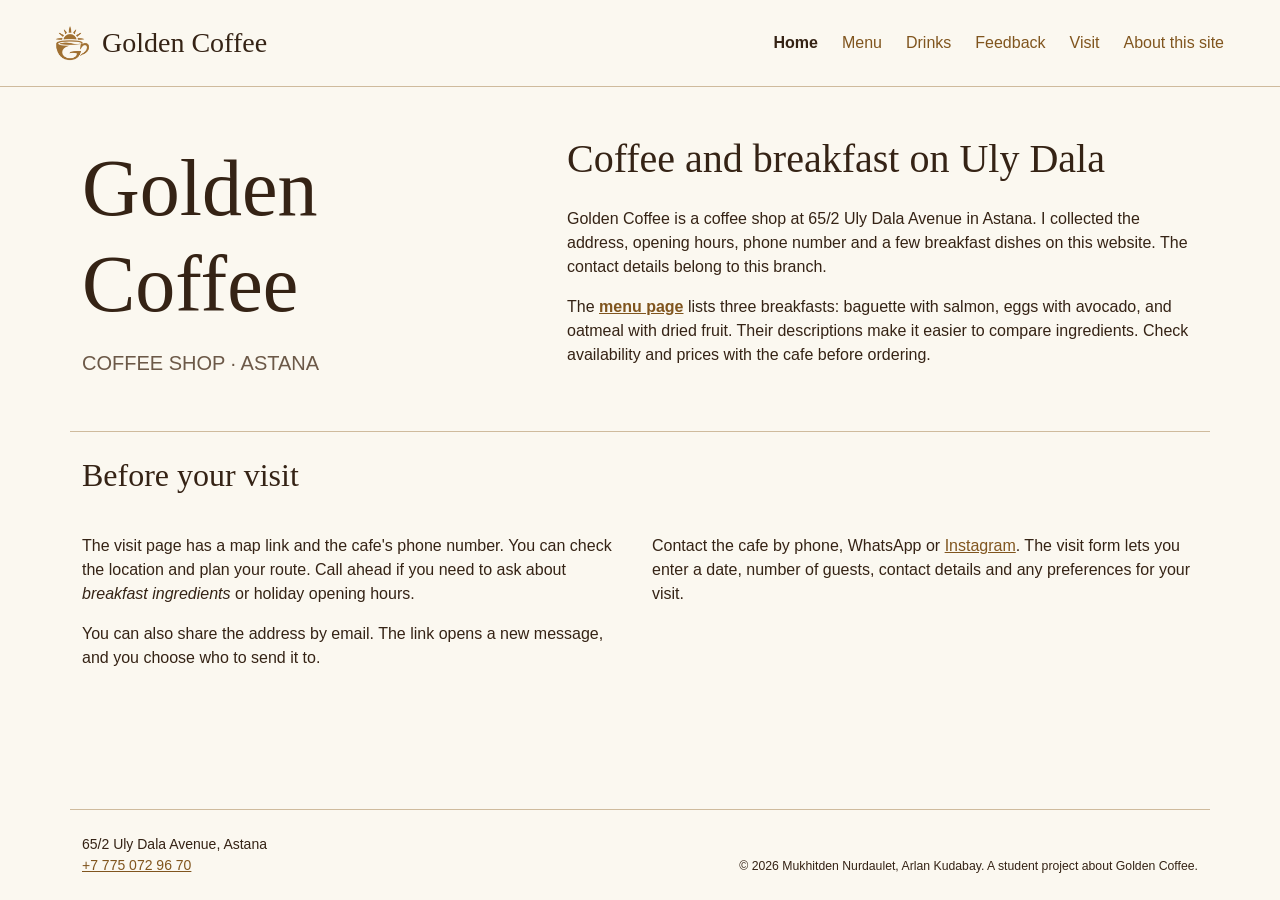
<file: index.html>
<!DOCTYPE html>
<html lang="en">
  <head>
    <meta charset="UTF-8">
    <meta name="viewport" content="width=device-width, initial-scale=1">
    <meta name="description" content="Golden Coffee in Astana: breakfast dishes, the Uly Dala Avenue address, opening hours and contact details.">
    <meta name="author" content="Mukhitden Nurdaulet, Arlan Kudabay">
    <title>Golden Coffee - Coffee shop in Astana</title>
    <!-- Bootstrap 5.3.8 via CDN; the shared brand stylesheet loads after it. -->
    <link rel="stylesheet" href="https://cdn.jsdelivr.net/npm/bootstrap@5.3.8/dist/css/bootstrap.min.css" integrity="sha384-sRIl4kxILFvY47J16cr9ZwB07vP4J8+LH7qKQnuqkuIAvNWLzeN8tE5YBujZqJLB" crossorigin="anonymous">
    <link rel="stylesheet" href="css/base.css">
    <link rel="icon" type="image/png" href="images/brand/golden-coffee-mark.png">
  </head>
  <body class="page-home d-flex flex-column min-vh-100">
    <header id="top" class="site-header navbar navbar-expand-lg bg-body border-bottom py-3">
      <div class="container-fluid px-3 px-lg-5">
        <a class="site-brand navbar-brand fs-3" href="index.html"><img class="site-brand-mark" src="images/brand/golden-coffee-mark.png" alt="" aria-hidden="true" width="44" height="44">Golden Coffee</a>
        <button type="button" data-bs-toggle="collapse" data-bs-target="#main-navigation" aria-controls="main-navigation" aria-expanded="false" aria-label="Toggle navigation" class="navbar-toggler">
          <span class="navbar-toggler-icon"></span>
        </button>
        <nav class="site-nav collapse navbar-collapse" aria-label="Main navigation" id="main-navigation">
          <ul class="navbar-nav ms-auto gap-lg-2 pt-3 pt-lg-0">
            <li class="nav-item">
              <a href="index.html" aria-current="page" class="nav-link active fw-semibold">Home</a>
            </li>
            <li class="nav-item">
              <a href="menu.html" class="nav-link">Menu</a>
            </li>
            <li class="nav-item">
              <a href="drinks.html" class="nav-link">Drinks</a>
            </li>
            <li class="nav-item">
              <a href="feedback.html" class="nav-link">Feedback</a>
            </li>
            <li class="nav-item">
              <a href="visit.html" class="nav-link">Visit</a>
            </li>
            <li class="nav-item">
              <a href="colophon.html" class="nav-link">About this site</a>
            </li>
          </ul>
        </nav>
      </div>
    </header>
    <main class="site-main container py-4 py-lg-5 flex-grow-1">
      <div class="row g-4 g-lg-5 align-items-center mb-5">
        <header class="page-heading col-12 col-md-5 text-center text-md-start">
          <h1 class="page-title display-1 mb-3">Golden Coffee</h1>
          <p class="page-lead lead text-uppercase text-secondary mb-0">Coffee shop · Astana</p>
        </header>
        <section class="content-section home-intro mb-5 col-12 col-md-7 mb-md-0" aria-labelledby="about-title">
          <h2 id="about-title" class="display-6 mb-4">Coffee and breakfast on Uly Dala</h2>
          <p>
        Golden Coffee is a coffee shop at 65/2 Uly Dala Avenue in Astana.
        I collected the address, opening hours, phone number and a few
        breakfast dishes on this website. The contact details belong to this branch.
      </p>
          <p>
        The <a href="menu.html" class="fw-semibold">menu page</a> lists three breakfasts:
        baguette with salmon, eggs with avocado, and oatmeal with dried fruit.
        Their descriptions make it easier to compare ingredients.
        Check availability and prices with the cafe before ordering.
      </p>
        </section>
      </div>
      <div class="row">

        <section class="content-section visit-overview mb-5 border-top pt-4 col-12" aria-labelledby="plan-title">

          <div class="row g-4">
            <h2 id="plan-title" class="h2 mb-3 col-12 mb-0">Before your visit</h2>
            <div class="col-12 col-md-6">
              <p>
        The visit page has a map link and the cafe's phone number.
        You can check the location and plan your route. Call ahead if you
        need to ask about <em>breakfast ingredients</em> or holiday opening hours.
      </p>
              <p>
        You can also share the address by email. The link opens a new message,
        and you choose who to send it to.
      </p>
            </div>
            <div class="col-12 col-md-6">
              <p>
        Contact the cafe by phone, WhatsApp or
        <a href="https://www.instagram.com/goldencoffee.ast/" target="_blank" rel="noopener noreferrer">Instagram</a>.
        The visit form lets you enter a date, number of guests,
        contact details and any preferences for your visit.
      </p>
            </div>
          </div>
        </section>
      </div>
    </main>
    <footer class="site-footer container border-top py-4 small">
      <div class="row g-3 align-items-end">
        <address class="contact-details col-12 col-md-5 text-center text-md-start mb-0">65/2 Uly Dala Avenue, Astana<br>
          <a href="tel:+77750729670">+7 775 072 96 70</a>
        </address>
        <p class="col-12 col-md-7 text-center text-md-end mb-0">
          <small>© 2026 Mukhitden Nurdaulet, Arlan Kudabay. A student project about Golden Coffee.</small>
        </p>
      </div>
    </footer>
    <script src="https://cdn.jsdelivr.net/npm/bootstrap@5.3.8/dist/js/bootstrap.bundle.min.js" integrity="sha384-FKyoEForCGlyvwx9Hj09JcYn3nv7wiPVlz7YYwJrWVcXK/BmnVDxM+D2scQbITxI" crossorigin="anonymous"></script>
  </body>
</html>
</file>
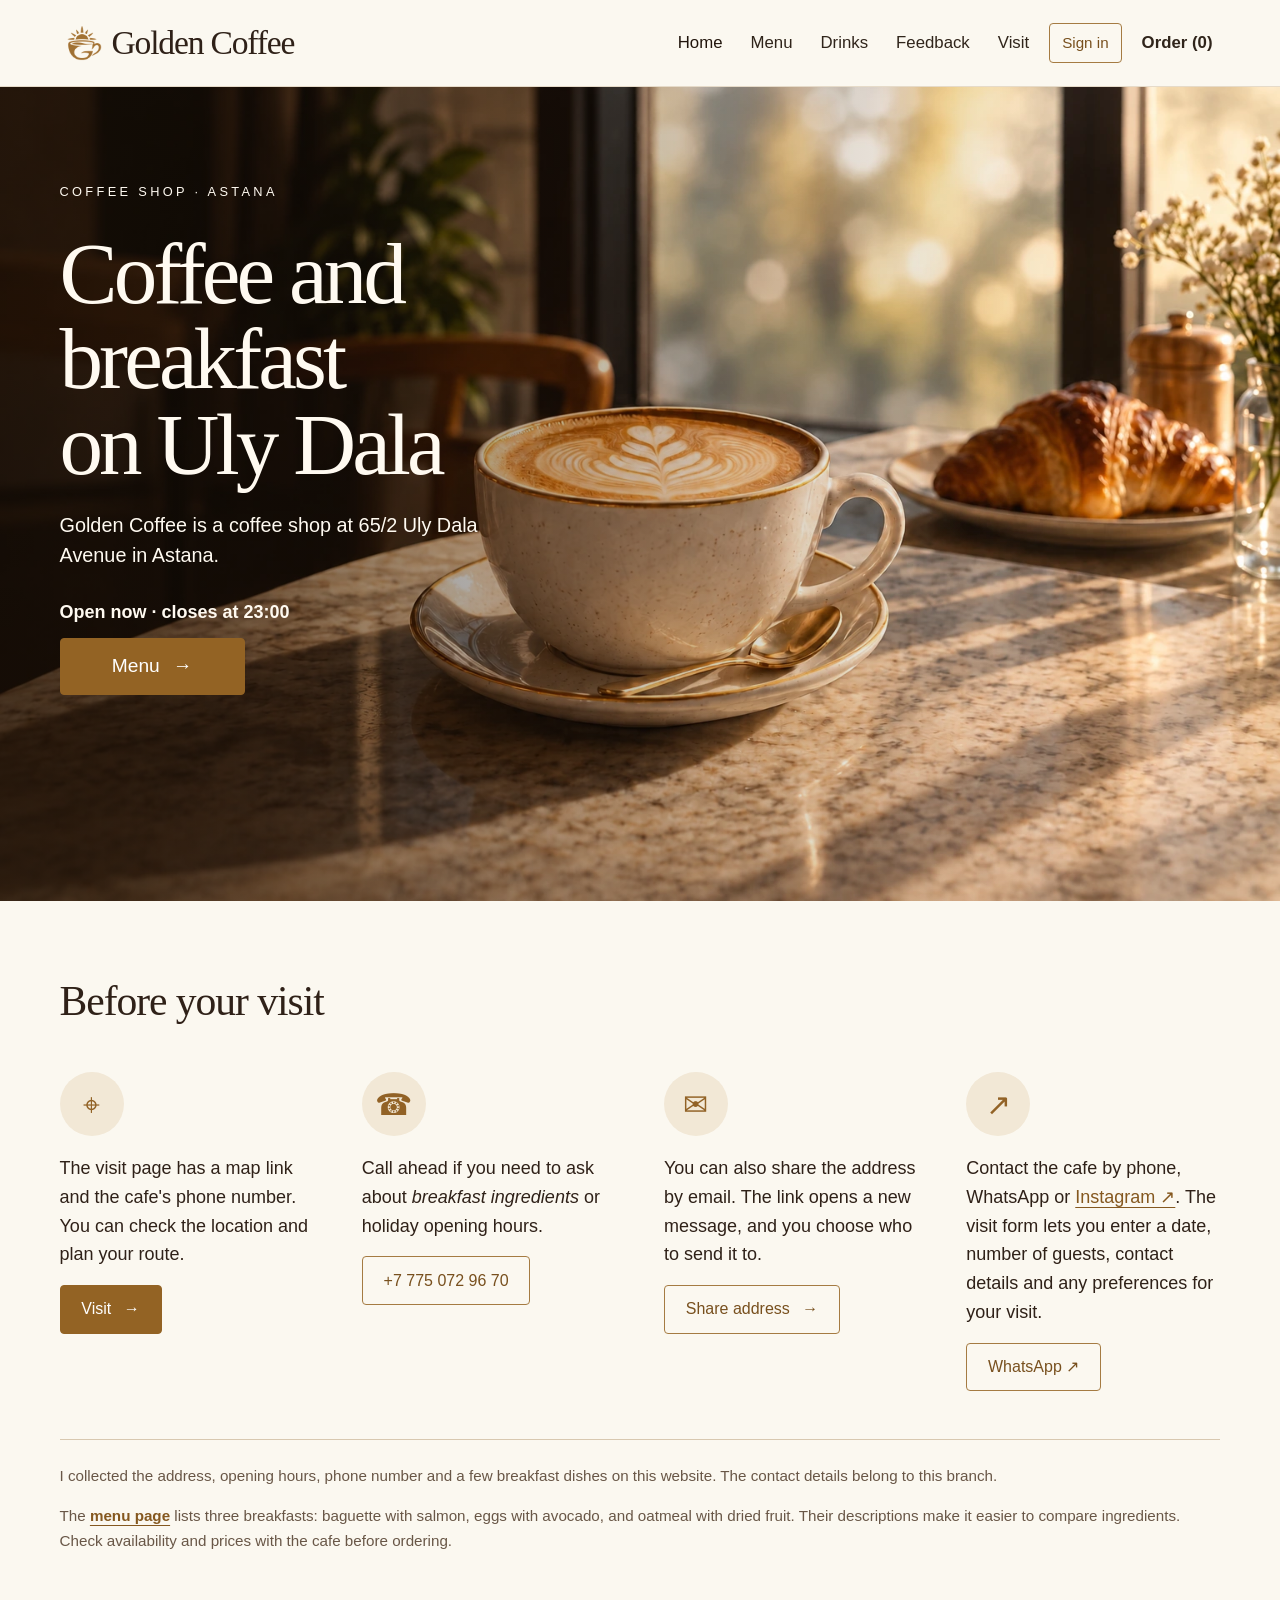
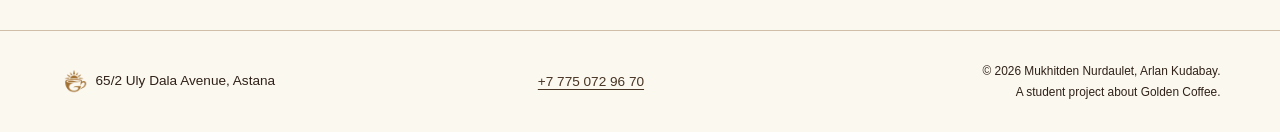
<file: new/index.html>
<!DOCTYPE html>
<html lang="en">
  <head>
    <meta charset="UTF-8">
    <meta name="viewport" content="width=device-width, initial-scale=1">
    <meta name="description" content="Golden Coffee in Astana: breakfast dishes, the Uly Dala Avenue address, opening hours and contact details.">
    <meta name="author" content="Mukhitden Nurdaulet, Arlan Kudabay">
    <title>Golden Coffee - Coffee shop in Astana</title>
    <link rel="icon" type="image/png" href="images/golden-coffee-mark.png">
    <!-- Bootstrap 5.3.8, served locally for this separate /new/ version. -->
    <link rel="stylesheet" href="vendor/bootstrap.min.css">
    <link rel="stylesheet" href="css/site.css">
    <script src="js/auth.js" defer></script>

  </head>
  <body class="page-index">
    <div id="site">
      <a class="visually-hidden-focusable skip-link" href="#main-content">Skip to content</a>
      <header id="top" class="site-header navbar navbar-expand-lg py-3">
        <div class="container-fluid site-width">
          <a class="navbar-brand d-inline-flex align-items-center gap-2 m-0" href="index.html">
            <img src="images/golden-coffee-mark.png" width="44" height="44" alt="" aria-hidden="true">Golden Coffee</a>
          <button class="navbar-toggler" type="button" data-bs-toggle="collapse" data-bs-target="#main-navigation" aria-controls="main-navigation" aria-expanded="false" aria-label="Toggle navigation">
            <span class="navbar-toggler-icon"></span>
          </button>
          <nav id="main-navigation" class="collapse navbar-collapse" aria-label="Main navigation">
            <ul class="navbar-nav ms-auto gap-lg-4 pt-3 pt-lg-0">
              <li class="nav-item">
                <a class="nav-link active" href="index.html" aria-current="page">Home</a>
              </li>
              <li class="nav-item">
                <a class="nav-link" href="menu.html">Menu</a>
              </li>
              <li class="nav-item">
                <a class="nav-link" href="drinks.html">Drinks</a>
              </li>
              <li class="nav-item">
                <a class="nav-link" href="feedback.html">Feedback</a>
              </li>
              <li class="nav-item">
                <a class="nav-link" href="visit.html">Visit</a>
              </li>
            </ul>
          </nav>
        </div>
      </header>
      <main id="main-content">
        <section class="home-hero">
          <div class="container-fluid site-width">
            <div class="hero-copy">
              <p class="eyebrow">Coffee shop · Astana</p>
              <h1 class="hero-title">
                <span>Coffee and</span>
                <span>breakfast</span>
                <span>on Uly Dala</span>
              </h1>
              <p class="hero-description">Golden Coffee is a coffee shop at 65/2 Uly Dala Avenue in Astana.</p>
              <a class="btn btn-primary btn-lg mt-2" href="menu.html">Menu <span aria-hidden="true" class="ms-2">→</span>
              </a>
            </div>
          </div>
        </section>
        <section class="page-section container-fluid site-width" aria-labelledby="plan-title">
          <h2 class="section-heading mb-5" id="plan-title">Before your visit</h2>
          <div class="row g-4 g-xl-5">
            <div class="col-12 col-md-6 col-xl-3">
              <span class="contact-symbol" aria-hidden="true">⌖</span>
              <p>The visit page has a map link and the cafe's phone number. You can check the location and plan your route.</p>
              <a class="btn btn-primary" href="visit.html">Visit <span aria-hidden="true" class="ms-2">→</span>
              </a>
            </div>
            <div class="col-12 col-md-6 col-xl-3">
              <span class="contact-symbol" aria-hidden="true">☎︎</span>
              <p>Call ahead if you need to ask about <em>breakfast ingredients</em> or holiday opening hours.</p>
              <a class="btn btn-outline-primary" href="tel:+77750729670">+7 775 072 96 70</a>
            </div>
            <div class="col-12 col-md-6 col-xl-3">
              <span class="contact-symbol" aria-hidden="true">✉</span>
              <p>You can also share the address by email. The link opens a new message, and you choose who to send it to.</p>
              <a class="btn btn-outline-primary" href="mailto:?subject=Golden%20Coffee&amp;body=Golden%20Coffee%2C%20Astana%2C%20Uly%20Dala%2065%2F2.%20https%3A%2F%2F2gis.kz%2Fastana%2Ffirm%2F70000001091866178">Share address <span aria-hidden="true" class="ms-2">→</span>
              </a>
            </div>
            <div class="col-12 col-md-6 col-xl-3">
              <span class="contact-symbol" aria-hidden="true">↗</span>
              <p>Contact the cafe by phone, WhatsApp or <a href="https://www.instagram.com/goldencoffee.ast/" target="_blank" rel="noopener noreferrer">Instagram ↗</a>. The visit form lets you enter a date, number of guests, contact details and any preferences for your visit.</p>
              <a class="btn btn-outline-primary" href="https://wa.me/77750729670" target="_blank" rel="noopener noreferrer">WhatsApp ↗</a>
            </div>
          </div>
          <aside class="source-note mt-5 pt-4 border-top">
            <p>I collected the address, opening hours, phone number and a few breakfast dishes on this website. The contact details belong to this branch.</p>
            <p>
        The <a href="menu.html" class="fw-semibold">menu page</a> lists three breakfasts:
        baguette with salmon, eggs with avocado, and oatmeal with dried fruit.
        Their descriptions make it easier to compare ingredients.
        Check availability and prices with the cafe before ordering.
      </p>
          </aside>
        </section>
      </main>
      <footer class="site-footer">
        <div class="container-fluid site-width">
          <div class="row g-3 align-items-center">
            <address class="col-12 col-md-5 col-lg-4 mb-0 text-center text-md-start">
              <img src="images/golden-coffee-mark.png" width="28" height="28" alt="" aria-hidden="true" class="me-2">65/2 Uly Dala Avenue, Astana</address>
            <p class="col-12 col-md-3 mb-0 text-center">
              <a href="tel:+77750729670">+7 775 072 96 70</a>
            </p>
            <p class="col-12 col-md-4 col-lg-5 mb-0 text-center text-md-end">
              <small>© 2026 Mukhitden Nurdaulet, Arlan Kudabay.<br>A student project about Golden Coffee.</small>
            </p>
          </div>
        </div>
      </footer>
    </div>
    <!-- jQuery 3.7.1, the current stable 3.x release. It must load before our scripts: they call $, and code cannot use a library that has not loaded yet. -->
    <script src="https://code.jquery.com/jquery-3.7.1.min.js" integrity="sha256-/JqT3SQfawRcv/BIHPThkBvs0OEvtFFmqPF/lYI/Cxo=" crossorigin="anonymous"></script>
    <script src="vendor/bootstrap.bundle.min.js"></script>
    <script src="js/hours.js" defer></script>
    <script src="js/main.js" defer></script>
    <script src="js/forms.js" defer></script>
  </body>
</html>
</file>
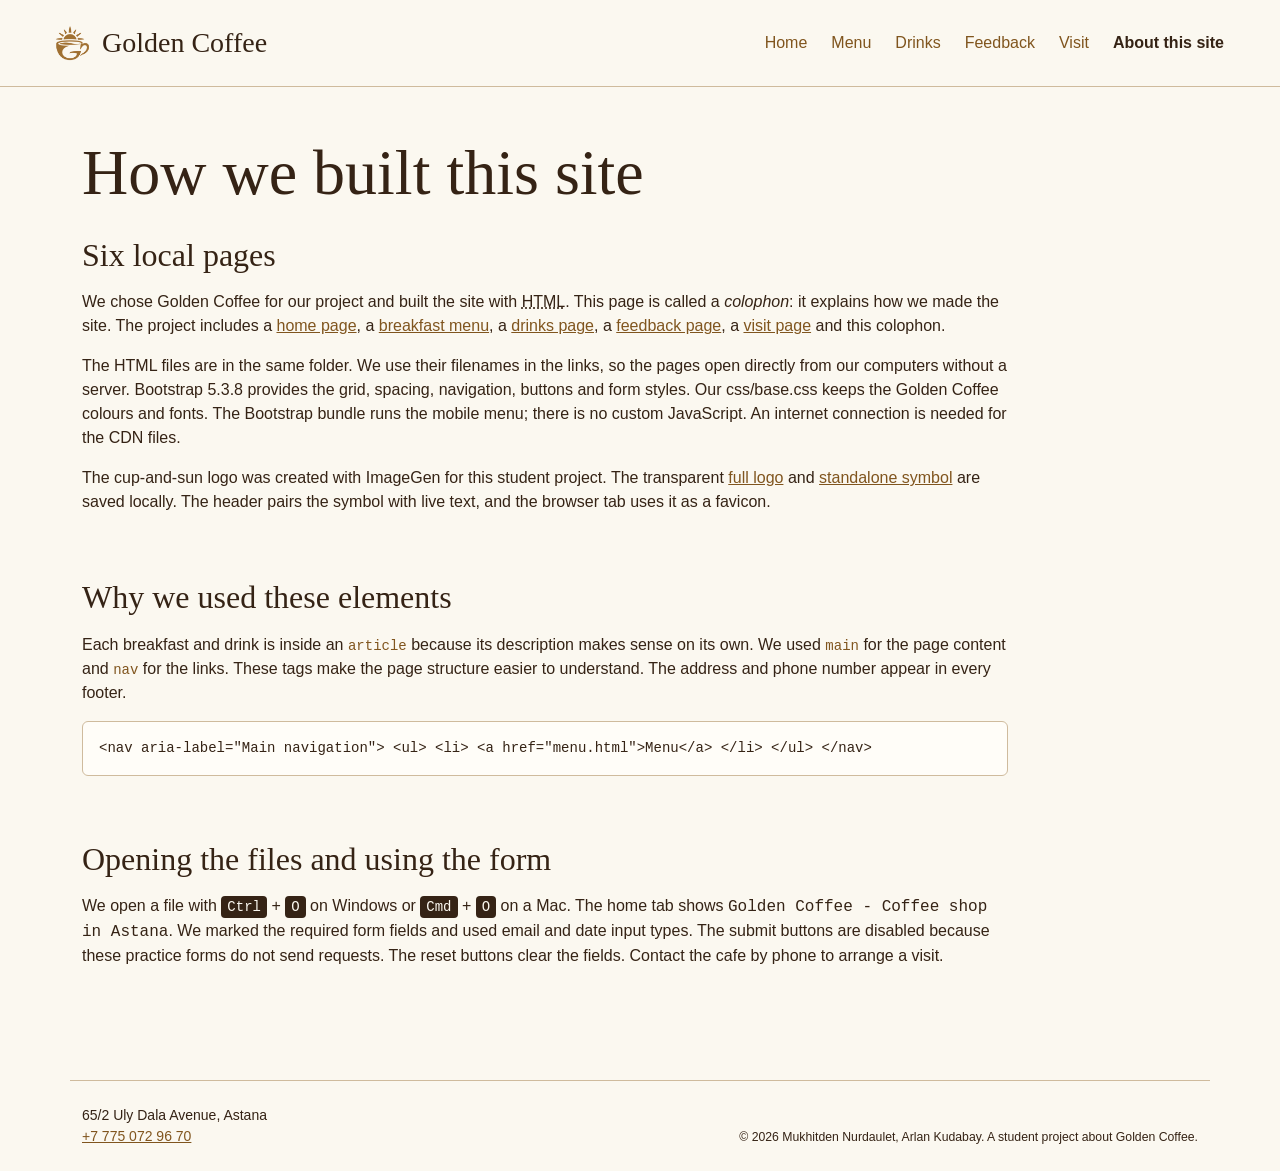
<file: colophon.html>
<!DOCTYPE html>
<html lang="en">

<head>
  <meta charset="UTF-8">
  <meta name="viewport" content="width=device-width, initial-scale=1">
  <meta name="description"
    content="How we built the Golden Coffee website: local HTML files, semantic elements and the visit form.">
  <meta name="author" content="Mukhitden Nurdaulet, Arlan Kudabay">
  <title>How we built this site - Golden Coffee</title>
  <link rel="stylesheet" href="https://cdn.jsdelivr.net/npm/bootstrap@5.3.8/dist/css/bootstrap.min.css"
    integrity="sha384-sRIl4kxILFvY47J16cr9ZwB07vP4J8+LH7qKQnuqkuIAvNWLzeN8tE5YBujZqJLB" crossorigin="anonymous">
  <link rel="stylesheet" href="css/base.css">
  <link rel="icon" type="image/png" href="images/brand/golden-coffee-mark.png">
</head>

<body class="page-about d-flex flex-column min-vh-100">
  <header id="top" class="site-header navbar navbar-expand-lg bg-body border-bottom py-3">
    <div class="container-fluid px-3 px-lg-5">
      <a class="site-brand navbar-brand fs-3" href="index.html"><img class="site-brand-mark" src="images/brand/golden-coffee-mark.png" alt="" aria-hidden="true" width="44" height="44">Golden Coffee</a>
      <button type="button" data-bs-toggle="collapse" data-bs-target="#main-navigation" aria-controls="main-navigation"
        aria-expanded="false" aria-label="Toggle navigation" class="navbar-toggler">
        <span class="navbar-toggler-icon"></span>
      </button>
      <nav class="site-nav collapse navbar-collapse" aria-label="Main navigation" id="main-navigation">
        <ul class="navbar-nav ms-auto gap-lg-2 pt-3 pt-lg-0">
          <li class="nav-item">
            <a href="index.html" class="nav-link">Home</a>
          </li>
          <li class="nav-item">
            <a href="menu.html" class="nav-link">Menu</a>
          </li>
          <li class="nav-item">
            <a href="drinks.html" class="nav-link">Drinks</a>
          </li>
          <li class="nav-item">
            <a href="feedback.html" class="nav-link">Feedback</a>
          </li>
          <li class="nav-item">
            <a href="visit.html" class="nav-link">Visit</a>
          </li>
          <li class="nav-item">
            <a href="colophon.html" aria-current="page" class="nav-link active fw-semibold">About this site</a>
          </li>
        </ul>
      </nav>
    </div>
  </header>
  <main class="site-main container py-4 py-lg-5 flex-grow-1">
    <h1 class="page-title display-3 mb-4">How we built this site</h1>
    <div class="row">
      <section class="content-section mb-5 col-12 col-lg-10" aria-labelledby="structure-title">
        <h2 id="structure-title" class="h2 mb-3">Six local pages</h2>
        <p>
          We chose Golden Coffee for our project and built the site with
          <abbr title="HyperText Markup Language">HTML</abbr>.
          This page is called a <i>colophon</i>: it explains how we made the site.
          The project includes a <a href="index.html">home page</a>, a <a href="menu.html">breakfast menu</a>, a <a
            href="drinks.html">drinks page</a>, a <a href="feedback.html">feedback page</a>, a <a
            href="visit.html">visit
            page</a> and this colophon.
        </p>
        <p>The HTML files are in the same folder. We use their filenames in the links, so the pages open directly from
          our computers without a server. Bootstrap 5.3.8 provides the grid, spacing, navigation, buttons and form
          styles. Our css/base.css keeps the Golden Coffee colours and fonts. The Bootstrap bundle runs the mobile menu;
          there is no custom JavaScript. An internet connection is needed for the CDN files.</p>
        <p>The cup-and-sun logo was created with ImageGen for this student project. The transparent
          <a href="images/brand/golden-coffee-logo.png">full logo</a> and
          <a href="images/brand/golden-coffee-mark.png">standalone symbol</a> are saved locally.
          The header pairs the symbol with live text, and the browser tab uses it as a favicon.</p>
      </section>
      <section class="content-section mb-5 col-12 col-lg-10" aria-labelledby="semantics-title">
        <h2 id="semantics-title" class="h2 mb-3">Why we used these elements</h2>
        <p>
          Each breakfast and drink is inside an <code>article</code> because its description
          makes sense on its own. We used <code>main</code> for the page content
          and <code>nav</code> for the links. These tags make the page structure
          easier to understand. The address and phone number appear in every footer.
        </p>
        <pre class="code-sample bg-body-tertiary border rounded p-3 small text-wrap text-break">
            <code>&lt;nav aria-label="Main navigation"&gt;
  &lt;ul&gt;
    &lt;li&gt;
      &lt;a href="menu.html"&gt;Menu&lt;/a&gt;
    &lt;/li&gt;
  &lt;/ul&gt;
&lt;/nav&gt;</code>
          </pre>
      </section>
      <section class="content-section mb-5 col-12 col-lg-10" aria-labelledby="browser-title">
        <h2 id="browser-title" class="h2 mb-3">Opening the files and using the form</h2>
        <p>
          We open a file with <kbd>Ctrl</kbd> + <kbd>O</kbd> on Windows
          or <kbd>Cmd</kbd> + <kbd>O</kbd> on a Mac.
          The home tab shows <samp>Golden Coffee - Coffee shop in Astana</samp>.
          We marked the required form fields and used email and date input types.
          The submit buttons are disabled because these practice forms do not send requests.
          The reset buttons clear the fields. Contact the cafe by phone to arrange a visit.
        </p>
      </section>
    </div>
  </main>
  <footer class="site-footer container border-top py-4 small">
    <div class="row g-3 align-items-end">
      <address class="contact-details col-12 col-md-5 text-center text-md-start mb-0">65/2 Uly Dala Avenue, Astana<br>
        <a href="tel:+77750729670">+7 775 072 96 70</a>
      </address>
      <p class="col-12 col-md-7 text-center text-md-end mb-0">
        <small>© 2026 Mukhitden Nurdaulet, Arlan Kudabay. A student project about Golden Coffee.</small>
      </p>
    </div>
  </footer>
  <script src="https://cdn.jsdelivr.net/npm/bootstrap@5.3.8/dist/js/bootstrap.bundle.min.js"
    integrity="sha384-FKyoEForCGlyvwx9Hj09JcYn3nv7wiPVlz7YYwJrWVcXK/BmnVDxM+D2scQbITxI"
    crossorigin="anonymous"></script>
</body>

</html>
</file>
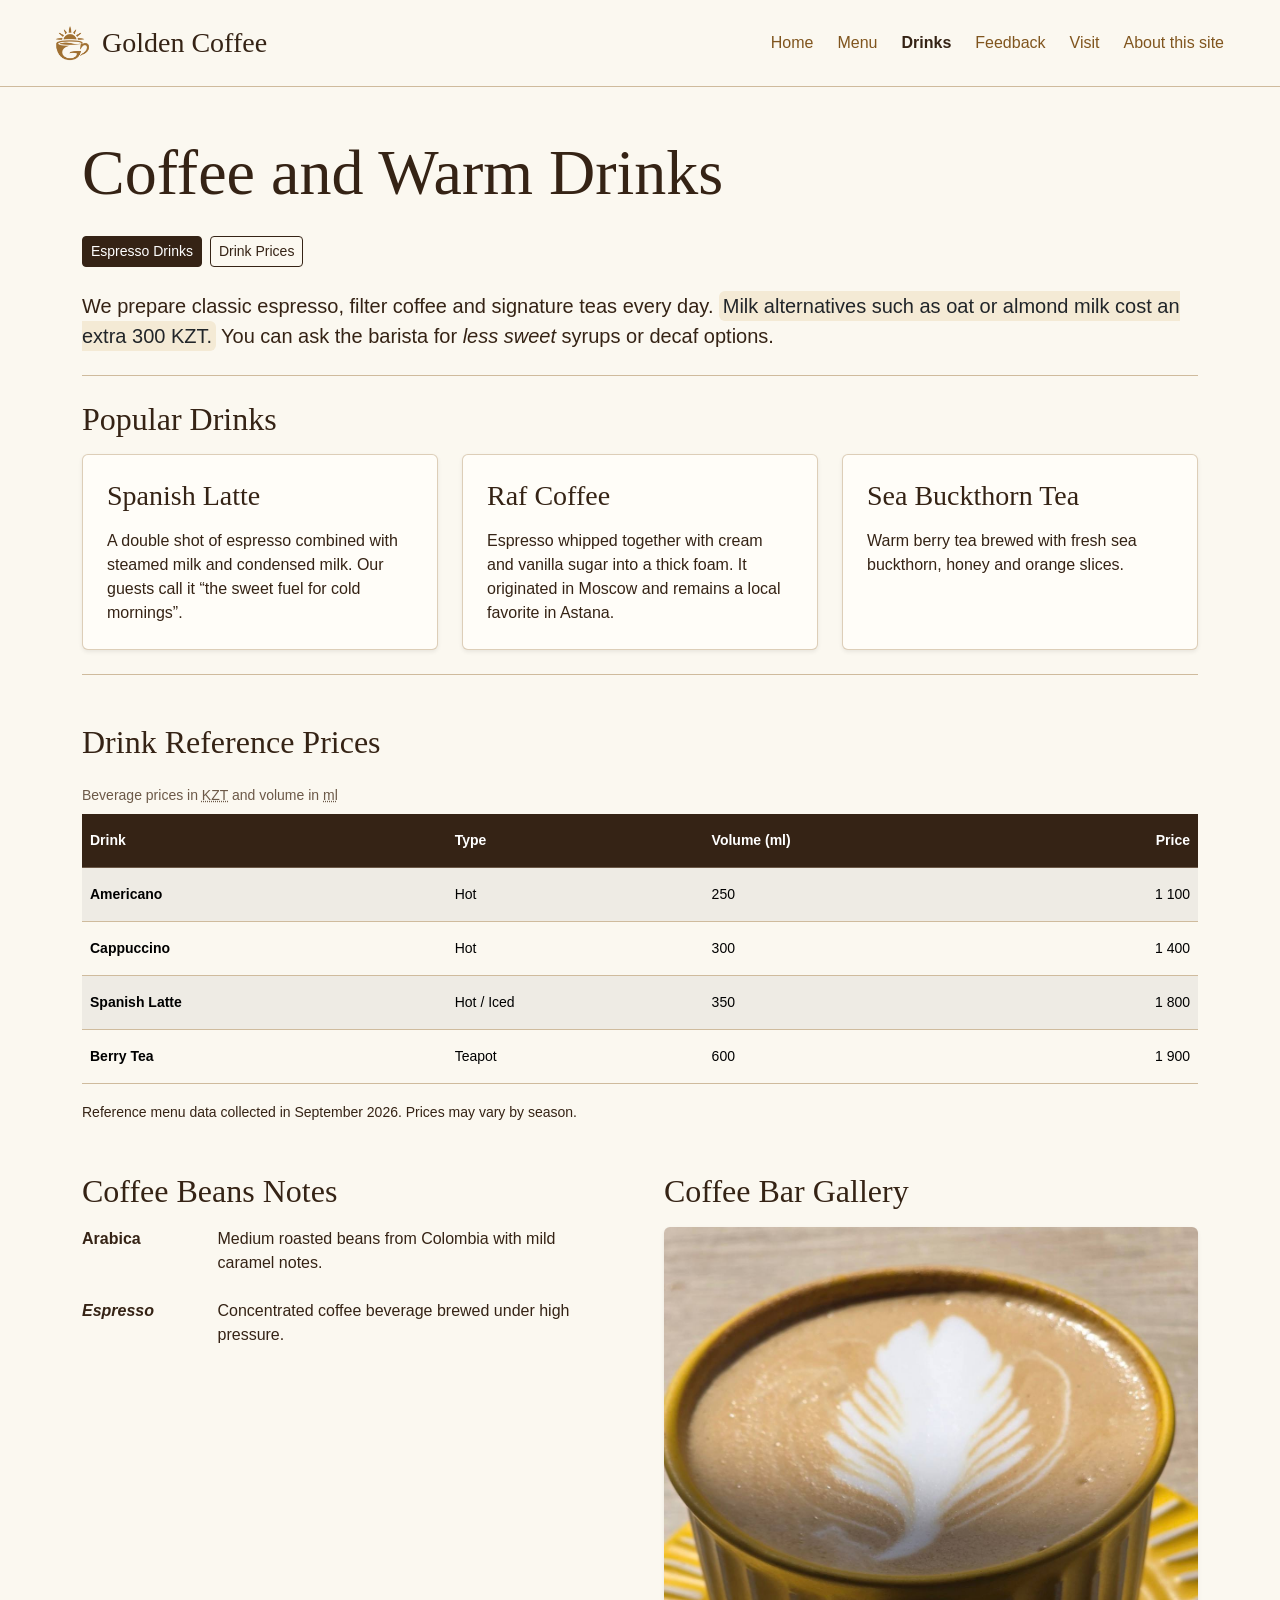
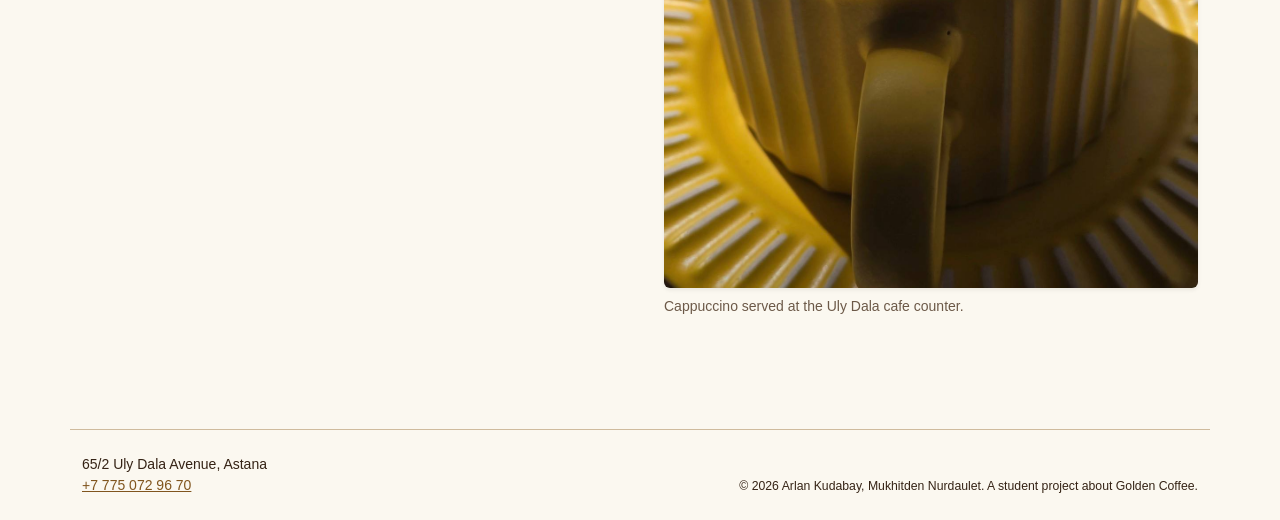
<file: drinks.html>
<!DOCTYPE html>
<html lang="en">

<head>
  <meta charset="UTF-8">
  <meta name="viewport" content="width=device-width, initial-scale=1">
  <meta name="description" content="Coffee, tea and seasonal drinks at Golden Coffee on Uly Dala Avenue in Astana.">
  <meta name="author" content="Arlan Kudabay">
  <title>Drinks and Coffee - Golden Coffee</title>
  <link rel="stylesheet" href="https://cdn.jsdelivr.net/npm/bootstrap@5.3.8/dist/css/bootstrap.min.css"
    integrity="sha384-sRIl4kxILFvY47J16cr9ZwB07vP4J8+LH7qKQnuqkuIAvNWLzeN8tE5YBujZqJLB" crossorigin="anonymous">
  <link rel="stylesheet" href="css/base.css">
  <link rel="icon" type="image/png" href="images/brand/golden-coffee-mark.png">
</head>

<body class="page-drinks d-flex flex-column min-vh-100">
  <header id="top" class="site-header navbar navbar-expand-lg bg-body border-bottom py-3">
    <div class="container-fluid px-3 px-lg-5">
      <a class="site-brand navbar-brand fs-3" href="index.html"><img class="site-brand-mark" src="images/brand/golden-coffee-mark.png" alt="" aria-hidden="true" width="44" height="44">Golden Coffee</a>
      <button type="button" data-bs-toggle="collapse" data-bs-target="#main-navigation" aria-controls="main-navigation"
        aria-expanded="false" aria-label="Toggle navigation" class="navbar-toggler">
        <span class="navbar-toggler-icon"></span>
      </button>
      <nav class="site-nav collapse navbar-collapse" aria-label="Main navigation" id="main-navigation">
        <ul class="navbar-nav ms-auto gap-lg-2 pt-3 pt-lg-0">
          <li class="nav-item">
            <a href="index.html" class="nav-link">Home</a>
          </li>
          <li class="nav-item">
            <a href="menu.html" class="nav-link">Menu</a>
          </li>
          <li class="nav-item">
            <a href="drinks.html" aria-current="page" class="nav-link active fw-semibold">Drinks</a>
          </li>
          <li class="nav-item">
            <a href="feedback.html" class="nav-link">Feedback</a>
          </li>
          <li class="nav-item">
            <a href="visit.html" class="nav-link">Visit</a>
          </li>
          <li class="nav-item">
            <a href="colophon.html" class="nav-link">About this site</a>
          </li>
        </ul>
      </nav>
    </div>
  </header>
  <main class="site-main container py-4 py-lg-5 flex-grow-1">
    <h1 class="page-title display-3 mb-4">Coffee and Warm Drinks</h1>
    <p class="section-links d-flex flex-wrap align-items-center gap-2 mb-4">
      <a href="#espresso-bar" class="btn btn-sm btn-dark">Espresso Drinks</a>
      <a href="#price-list" class="btn btn-sm btn-outline-dark">Drink Prices</a>
    </p>
    <p class="drinks-intro lead mb-4">
      We prepare classic espresso, filter coffee and signature teas every day.
      <mark class="rounded">Milk alternatives such as oat or almond milk cost an extra 300 KZT.</mark>
      You can ask the barista for <em>less sweet</em> syrups or decaf options.
    </p>
    <section class="content-section drink-list mb-5 border-top border-bottom py-4" id="espresso-bar"
      aria-labelledby="espresso-title">
      <h2 id="espresso-title" class="h2 mb-3">Popular Drinks</h2>
      <div class="row g-4 align-items-stretch">
        <div class="col-12 col-md-6 col-lg-4">
          <article class="drink-card card h-100 bg-body-tertiary shadow-sm">
            <div class="card-body p-4">
              <h3 class="h3 mb-3 card-title">Spanish Latte</h3>
              <p class="card-text mb-0">
                A double shot of espresso combined with steamed milk and condensed milk.
                Our guests call it <q>the sweet fuel for cold mornings</q>.
              </p>
            </div>
          </article>
        </div>
        <div class="col-12 col-md-6 col-lg-4">
          <article class="drink-card card h-100 bg-body-tertiary shadow-sm">
            <div class="card-body p-4">
              <h3 class="h3 mb-3 card-title">Raf Coffee</h3>
              <p class="card-text mb-0">
                Espresso whipped together with cream and vanilla sugar into a thick foam.
                It originated in Moscow and remains a local favorite in Astana.
              </p>
            </div>
          </article>
        </div>
        <div class="col-12 col-md-6 col-lg-4">
          <article class="drink-card card h-100 bg-body-tertiary shadow-sm">
            <div class="card-body p-4">
              <h3 class="h3 mb-3 card-title">Sea Buckthorn Tea</h3>
              <p class="card-text mb-0">Warm berry tea brewed with fresh sea buckthorn, honey and orange slices.</p>
            </div>
          </article>
        </div>
      </div>
    </section>
    <section class="content-section drink-prices mb-5" id="price-list" aria-labelledby="table-title">
      <h2 id="table-title" class="h2 mb-3">Drink Reference Prices</h2>
      <table class="table table-striped table-hover align-middle caption-top small">
        <caption class="text-body-secondary">Beverage prices in <abbr title="Kazakhstani tenge">KZT</abbr> and volume in
          <abbr title="Milliliters">ml</abbr>
        </caption>
        <thead class="table-dark">
          <tr>
            <th scope="col" class="px-2 py-3">Drink</th>
            <th scope="col" class="px-2 py-3">Type</th>
            <th scope="col" class="px-2 py-3">Volume (ml)</th>
            <th scope="col" class="px-2 py-3 text-nowrap text-end">Price</th>
          </tr>
        </thead>
        <tbody>
          <tr>
            <th scope="row" class="px-2 py-3">Americano</th>
            <td class="px-2 py-3">Hot</td>
            <td class="px-2 py-3">250</td>
            <td class="px-2 py-3 text-nowrap text-end">1 100</td>
          </tr>
          <tr>
            <th scope="row" class="px-2 py-3">Cappuccino</th>
            <td class="px-2 py-3">Hot</td>
            <td class="px-2 py-3">300</td>
            <td class="px-2 py-3 text-nowrap text-end">1 400</td>
          </tr>
          <tr>
            <th scope="row" class="px-2 py-3">Spanish Latte</th>
            <td class="px-2 py-3">Hot / Iced</td>
            <td class="px-2 py-3">350</td>
            <td class="px-2 py-3 text-nowrap text-end">1 800</td>
          </tr>
          <tr>
            <th scope="row" class="px-2 py-3">Berry Tea</th>
            <td class="px-2 py-3">Teapot</td>
            <td class="px-2 py-3">600</td>
            <td class="px-2 py-3 text-nowrap text-end">1 900</td>
          </tr>
        </tbody>
      </table>
      <p>
        <small>Reference menu data collected in September 2026. Prices may vary by season.</small>
      </p>
    </section>
    <div class="row g-4 g-lg-5">
      <aside class="content-section beans-notes mb-5 col-12 col-md-6" aria-labelledby="beans-info">
        <h2 id="beans-info" class="h2 mb-3">Coffee Beans Notes</h2>
        <dl class="row g-2 mb-0">
          <dt class="col-12 col-sm-3">
            <b>Arabica</b>
          </dt>
          <dd class="col-12 col-sm-9 mb-3">Medium roasted beans from Colombia with mild caramel notes.</dd>
          <dt class="col-12 col-sm-3">
            <i lang="it">Espresso</i>
          </dt>
          <dd class="col-12 col-sm-9 mb-3">Concentrated coffee beverage brewed under high pressure.</dd>
        </dl>
      </aside>
      <section class="content-section drink-gallery mb-5 col-12 col-md-6" aria-labelledby="photos-title">
        <h2 id="photos-title" class="h2 mb-3">Coffee Bar Gallery</h2>
        <figure class="figure w-100 mb-3">
          <img src="images/coffee-cup.jpg" alt="A freshly poured cappuccino on a wooden table at Golden Coffee"
            width="320" class="figure-img img-fluid rounded w-100 shadow-sm">
          <figcaption class="figure-caption">Cappuccino served at the Uly Dala cafe counter.</figcaption>
        </figure>
      </section>
    </div>
  </main>
  <footer class="site-footer container border-top py-4 small">
    <div class="row g-3 align-items-end">
      <address class="contact-details col-12 col-md-5 text-center text-md-start mb-0">65/2 Uly Dala Avenue, Astana<br>
        <a href="tel:+77750729670">+7 775 072 96 70</a>
      </address>
      <p class="col-12 col-md-7 text-center text-md-end mb-0">
        <small>© 2026 Arlan Kudabay, Mukhitden Nurdaulet. A student project about Golden Coffee.</small>
      </p>
    </div>
  </footer>
  <script src="https://cdn.jsdelivr.net/npm/bootstrap@5.3.8/dist/js/bootstrap.bundle.min.js"
    integrity="sha384-FKyoEForCGlyvwx9Hj09JcYn3nv7wiPVlz7YYwJrWVcXK/BmnVDxM+D2scQbITxI"
    crossorigin="anonymous"></script>
</body>

</html>
</file>
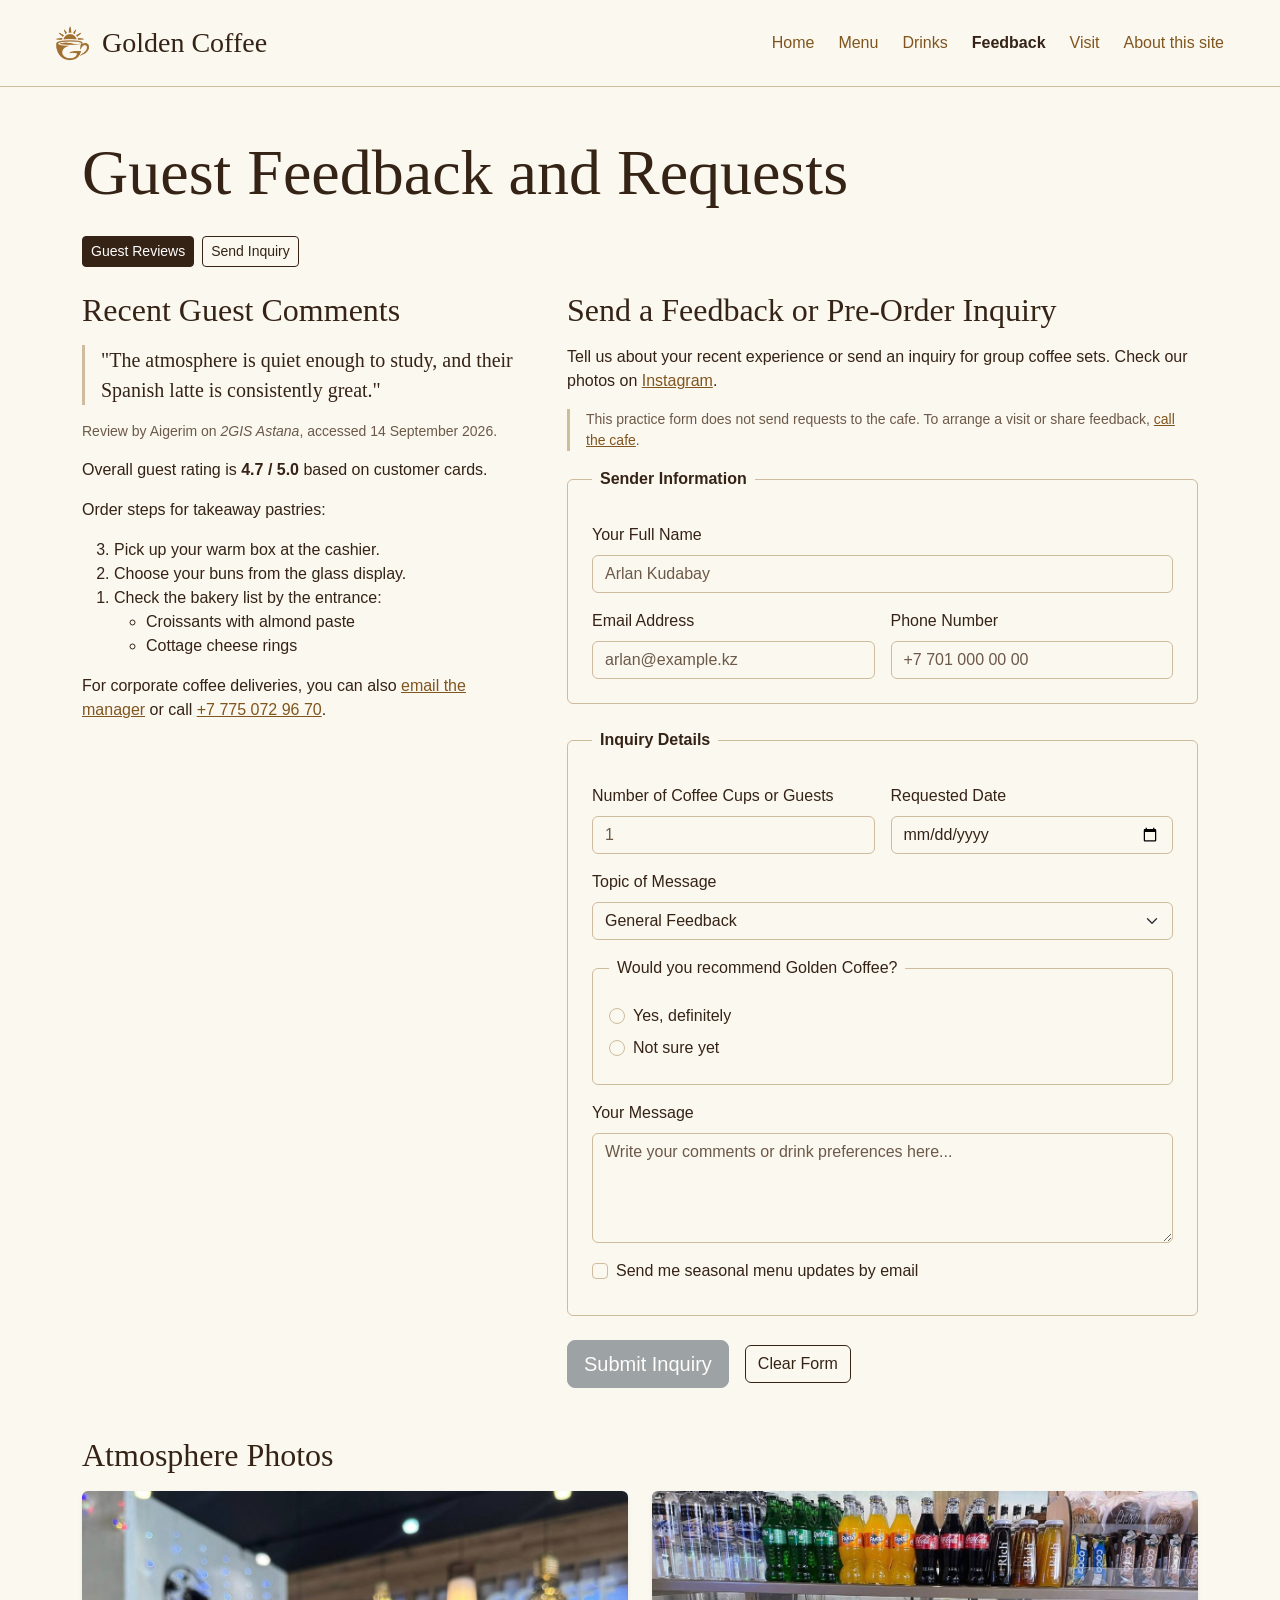
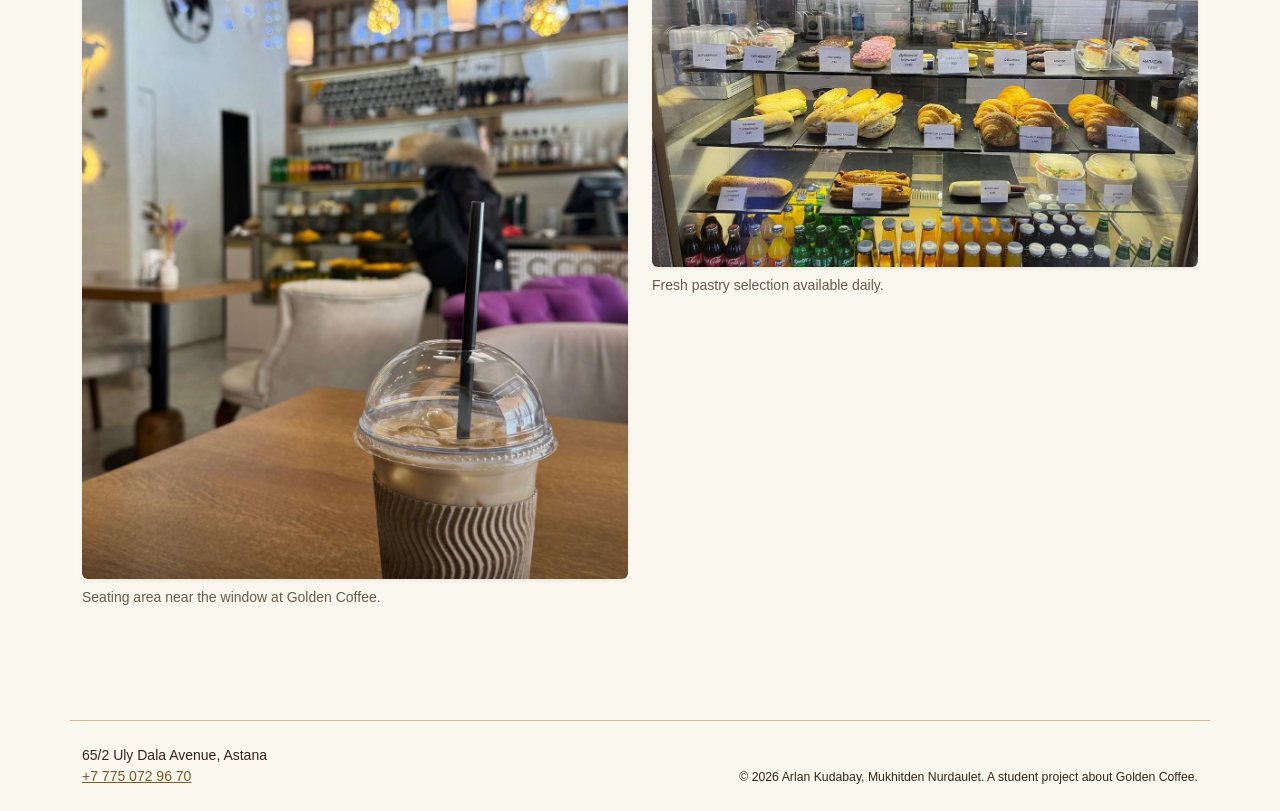
<file: feedback.html>
<!DOCTYPE html>
<html lang="en">

<head>
  <meta charset="UTF-8">
  <meta name="viewport" content="width=device-width, initial-scale=1">
  <meta name="description" content="Send feedback or inquire about pre-orders and events at Golden Coffee in Astana.">
  <meta name="author" content="Arlan Kudabay">
  <title>Feedback and Inquiries - Golden Coffee</title>
  <link rel="stylesheet" href="https://cdn.jsdelivr.net/npm/bootstrap@5.3.8/dist/css/bootstrap.min.css"
    integrity="sha384-sRIl4kxILFvY47J16cr9ZwB07vP4J8+LH7qKQnuqkuIAvNWLzeN8tE5YBujZqJLB" crossorigin="anonymous">
  <link rel="stylesheet" href="css/base.css">
  <link rel="icon" type="image/png" href="images/brand/golden-coffee-mark.png">
</head>

<body class="page-feedback d-flex flex-column min-vh-100">
  <header id="top" class="site-header navbar navbar-expand-lg bg-body border-bottom py-3">
    <div class="container-fluid px-3 px-lg-5">
      <a class="site-brand navbar-brand fs-3" href="index.html"><img class="site-brand-mark" src="images/brand/golden-coffee-mark.png" alt="" aria-hidden="true" width="44" height="44">Golden Coffee</a>
      <button type="button" data-bs-toggle="collapse" data-bs-target="#main-navigation" aria-controls="main-navigation"
        aria-expanded="false" aria-label="Toggle navigation" class="navbar-toggler">
        <span class="navbar-toggler-icon"></span>
      </button>
      <nav class="site-nav collapse navbar-collapse" aria-label="Main navigation" id="main-navigation">
        <ul class="navbar-nav ms-auto gap-lg-2 pt-3 pt-lg-0">
          <li class="nav-item">
            <a href="index.html" class="nav-link">Home</a>
          </li>
          <li class="nav-item">
            <a href="menu.html" class="nav-link">Menu</a>
          </li>
          <li class="nav-item">
            <a href="drinks.html" class="nav-link">Drinks</a>
          </li>
          <li class="nav-item">
            <a href="feedback.html" aria-current="page" class="nav-link active fw-semibold">Feedback</a>
          </li>
          <li class="nav-item">
            <a href="visit.html" class="nav-link">Visit</a>
          </li>
          <li class="nav-item">
            <a href="colophon.html" class="nav-link">About this site</a>
          </li>
        </ul>
      </nav>
    </div>
  </header>
  <main class="site-main container py-4 py-lg-5 flex-grow-1">
    <h1 class="page-title display-3 mb-4">Guest Feedback and Requests</h1>
    <p class="section-links d-flex flex-wrap align-items-center gap-2 mb-4">
      <a href="#reviews" class="btn btn-sm btn-dark">Guest Reviews</a>
      <a href="#inquiry-form" class="btn btn-sm btn-outline-dark">Send Inquiry</a>
    </p>
    <div class="row g-4 g-lg-5">
      <section class="content-section guest-reviews mb-5 col-12 col-lg-5" id="reviews" aria-labelledby="reviews-title">
        <h2 id="reviews-title" class="h2 mb-3">Recent Guest Comments</h2>
        <figure class="figure w-100 mb-3">
          <blockquote cite="https://2gis.kz/astana/firm/70000001091866178"
            class="blockquote border-start border-3 ps-3">
            <p>"The atmosphere is quiet enough to study, and their Spanish latte is consistently great."</p>
          </blockquote>
          <figcaption class="figure-caption">Review by Aigerim on <cite>2GIS Astana</cite>, accessed <time
              datetime="2026-09-14">14 September
              2026</time>.</figcaption>
        </figure>
        <p>Overall guest rating is <span translate="no">
            <strong>4.7 / 5.0</strong>
          </span> based on customer cards.</p>
        <p>Order steps for takeaway pastries:</p>
        <ol reversed>
          <li>Pick up your warm box at the cashier.</li>
          <li>Choose your buns from the glass display.</li>
          <li>Check the bakery list by the entrance:
            <ul>
              <li>Croissants with almond paste</li>
              <li>Cottage cheese rings</li>
            </ul>
          </li>
        </ol>
        <p>
          For corporate coffee deliveries, you can also
          <a href="mailto:info@goldencoffee.kz?subject=Coffee%20Order">email the manager</a> or call
          <a href="tel:+77750729670">+7 775 072 96 70</a>.
        </p>
      </section>
      <hr class="my-4 d-lg-none">
      <section class="content-section inquiry-section mb-5 col-12 col-lg-7" id="inquiry-form"
        aria-labelledby="form-title">
        <h2 id="form-title" class="h2 mb-3">Send a Feedback or Pre-Order Inquiry</h2>
        <p>
          Tell us about your recent experience or send an inquiry for group coffee sets.
          Check our photos on
          <a href="https://www.instagram.com/goldencoffee.ast/" target="_blank" rel="noopener noreferrer">Instagram</a>.
        </p>
        <p id="feedback-form-note" class="small text-body-secondary border-start border-3 ps-3">This practice form does
          not send requests to the cafe. To arrange a visit or share feedback, <a href="tel:+77750729670">call the
            cafe</a>.</p>
        <form class="feedback-form" action="feedback.html#inquiry-form" method="get">
          <fieldset class="sender-fields border rounded p-3 p-md-4 mb-4">
            <legend class="float-none w-auto px-2 fs-6 fw-semibold">Sender Information</legend>
            <div class="row g-3">
              <div class="col-12">
                <p class="mb-0">
                  <label for="client-name" class="form-label">Your Full Name</label>
                  <br class="d-none">
                  <input id="client-name" name="client-name" type="text" required placeholder="Arlan Kudabay"
                    autocomplete="off" maxlength="80" class="form-control">
                </p>
              </div>
              <div class="col-12 col-md-6">
                <p class="mb-0">
                  <label for="client-email" class="form-label">Email Address</label>
                  <br class="d-none">
                  <input id="client-email" name="client-email" type="email" required placeholder="arlan@example.kz"
                    autocomplete="off" class="form-control">
                </p>
              </div>
              <div class="col-12 col-md-6">
                <p class="mb-0">
                  <label for="client-tel" class="form-label">Phone Number</label>
                  <br class="d-none">
                  <input id="client-tel" name="client-tel" type="tel" required placeholder="+7 701 000 00 00"
                    autocomplete="off" maxlength="30" class="form-control">
                </p>
              </div>
            </div>
          </fieldset>
          <fieldset class="inquiry-fields border rounded p-3 p-md-4 mb-4">
            <legend class="float-none w-auto px-2 fs-6 fw-semibold">Inquiry Details</legend>
            <div class="row g-3">
              <div class="col-12 col-md-6">
                <p class="quantity-field mb-0">
                  <label for="item-quantity" class="form-label">Number of Coffee Cups or Guests</label>
                  <br class="d-none">
                  <input id="item-quantity" name="item-quantity" type="number" min="1" max="50" step="1" required
                    placeholder="1" class="form-control">
                </p>
              </div>
              <div class="col-12 col-md-6">
                <p class="mb-0">
                  <label for="order-date" class="form-label">Requested Date</label>
                  <br class="d-none">
                  <input id="order-date" name="order-date" type="date" required class="form-control">
                </p>
              </div>
              <div class="col-12">
                <p class="topic-field mb-0">
                  <label for="inquiry-type" class="form-label">Topic of Message</label>
                  <br class="d-none">
                  <select id="inquiry-type" name="inquiry-type" class="form-select">
                    <option value="review">General Feedback</option>
                    <option value="preorder">Group Coffee Pre-Order</option>
                    <option value="complaint">Service Issue</option>
                  </select>
                </p>
              </div>
              <div class="col-12">
                <fieldset class="recommendation-options mb-0 border rounded p-3">
                  <legend class="float-none w-auto px-2 fs-6">Would you recommend Golden Coffee?</legend>
                  <p class="form-check mb-2">
                    <input id="rec-yes" name="recommend" type="radio" value="yes" required class="form-check-input">
                    <label for="rec-yes" class="form-check-label">Yes, definitely</label>
                  </p>
                  <p class="form-check mb-2">
                    <input id="rec-no" name="recommend" type="radio" value="no" class="form-check-input">
                    <label for="rec-no" class="form-check-label">Not sure yet</label>
                  </p>
                </fieldset>
              </div>
              <div class="col-12">
                <p class="message-field mb-0">
                  <label for="client-comment" class="form-label">Your Message</label>
                  <br class="d-none">
                  <textarea id="client-comment" name="client-comment" rows="4" cols="30" maxlength="800"
                    placeholder="Write your comments or drink preferences here..." class="form-control"></textarea>
                </p>
              </div>
              <div class="col-12">
                <p class="newsletter-option mb-0 form-check mb-2">
                  <input id="newsletter" name="newsletter" type="checkbox" value="subscribed" class="form-check-input">
                  <label for="newsletter" class="form-check-label">Send me seasonal menu updates by email</label>
                </p>
              </div>
            </div>
          </fieldset>
          <div class="feedback-actions d-flex flex-wrap align-items-center gap-3">
            <button type="submit" class="btn btn-secondary btn-lg disabled" disabled
              aria-describedby="feedback-form-note">Submit Inquiry</button>
            <button type="reset" class="btn btn-outline-dark">Clear Form</button>
          </div>
        </form>
      </section>
    </div>
    <section class="content-section atmosphere-gallery mb-5" aria-labelledby="cafe-views">
      <h2 id="cafe-views" class="h2 mb-3">Atmosphere Photos</h2>
      <div class="row g-4">
        <div class="col-12 col-md-6">
          <figure class="figure w-100 mb-3">
            <img src="images/cafe-interior.jpg"
              alt="Interior view of seating tables and lighting in Golden Coffee Astana" width="320"
              class="figure-img img-fluid rounded w-100 shadow-sm">
            <figcaption class="figure-caption">Seating area near the window at Golden Coffee.</figcaption>
          </figure>
        </div>
        <div class="col-12 col-md-6">
          <figure class="figure w-100 mb-3">
            <img src="images/dessert-counter.jpg" alt="Glass dessert display showing cakes and croissants" width="320"
              class="figure-img img-fluid rounded w-100 shadow-sm">
            <figcaption class="figure-caption">Fresh pastry selection available daily.</figcaption>
          </figure>
        </div>
      </div>
    </section>
  </main>
  <footer class="site-footer container border-top py-4 small">
    <div class="row g-3 align-items-end">
      <address class="contact-details col-12 col-md-5 text-center text-md-start mb-0">65/2 Uly Dala Avenue, Astana<br>
        <a href="tel:+77750729670">+7 775 072 96 70</a>
      </address>
      <p class="col-12 col-md-7 text-center text-md-end mb-0">
        <small>© 2026 Arlan Kudabay, Mukhitden Nurdaulet. A student project about Golden Coffee.</small>
      </p>
    </div>
  </footer>
  <script src="https://cdn.jsdelivr.net/npm/bootstrap@5.3.8/dist/js/bootstrap.bundle.min.js"
    integrity="sha384-FKyoEForCGlyvwx9Hj09JcYn3nv7wiPVlz7YYwJrWVcXK/BmnVDxM+D2scQbITxI"
    crossorigin="anonymous"></script>
</body>

</html>
</file>
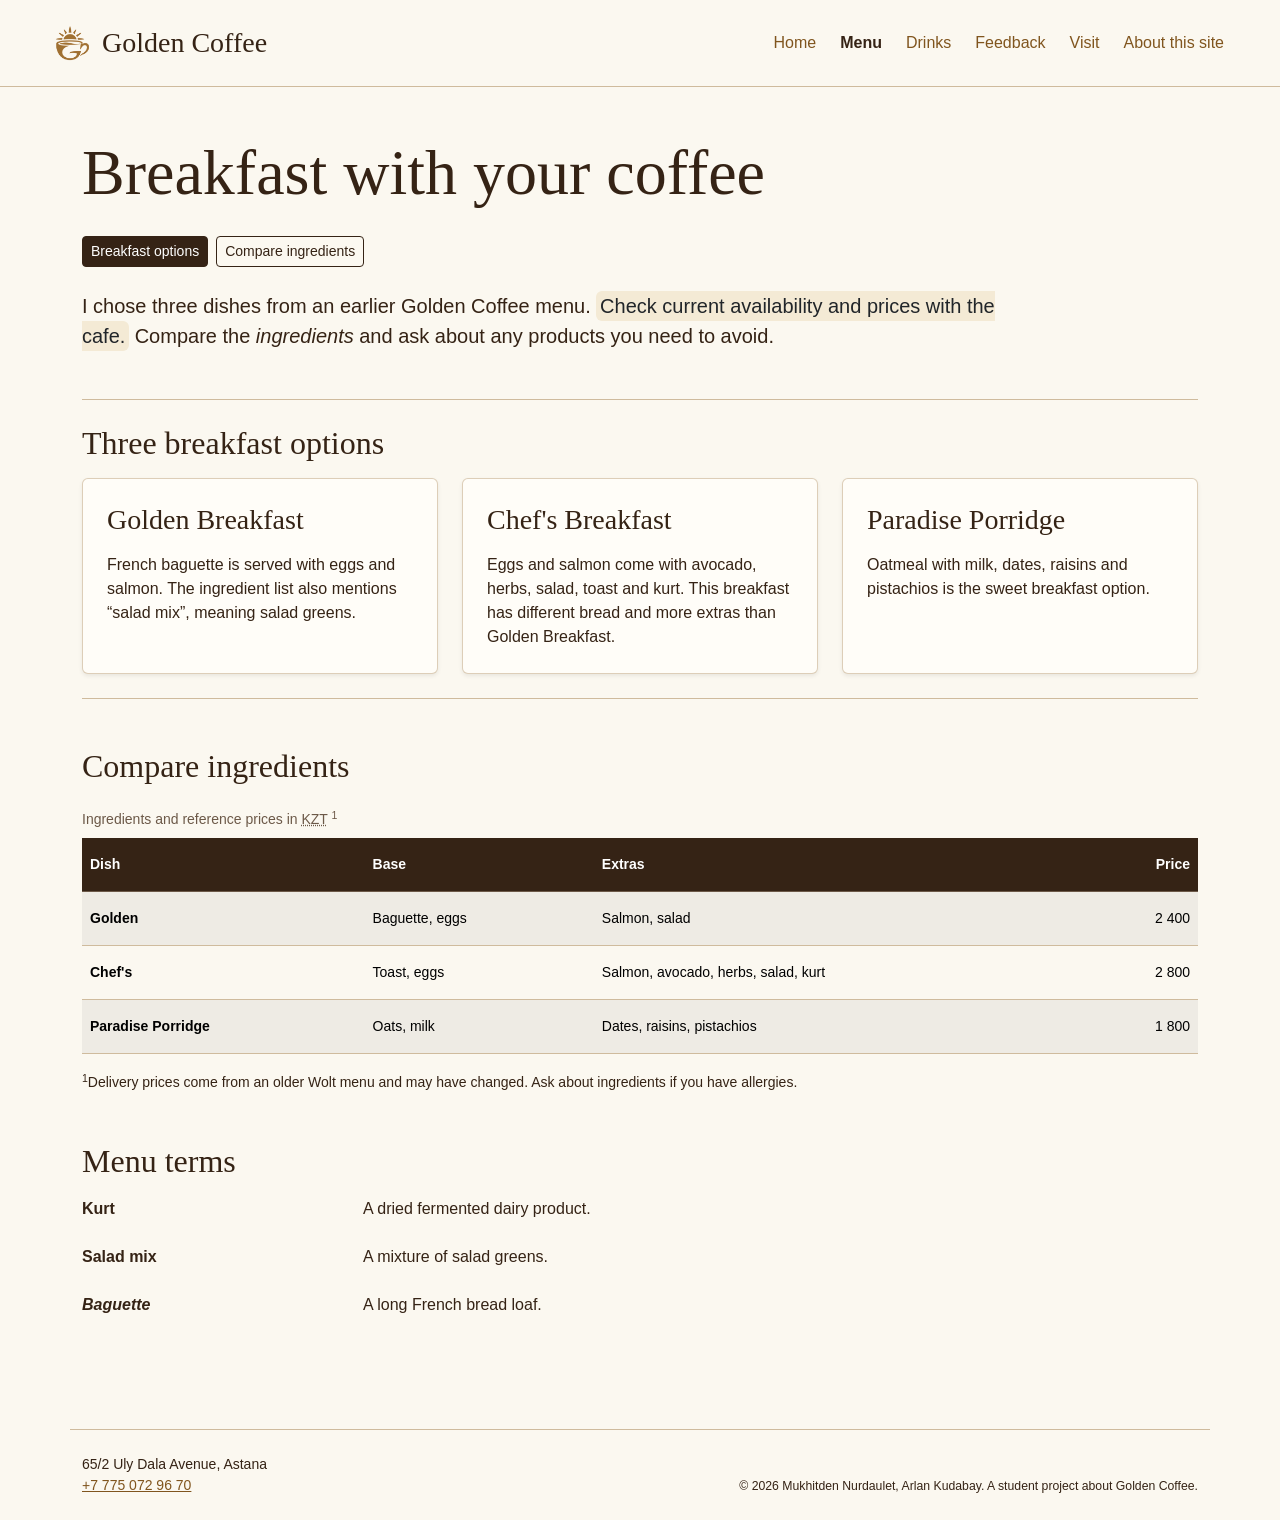
<file: menu.html>
<!DOCTYPE html>
<html lang="en">

<head>
  <meta charset="UTF-8">
  <meta name="viewport" content="width=device-width, initial-scale=1">
  <meta name="description"
    content="Compare three Golden Coffee breakfasts, their ingredients and reference prices before visiting the cafe.">
  <meta name="author" content="Mukhitden Nurdaulet, Arlan Kudabay">
  <title>Breakfast menu - Golden Coffee</title>
  <link rel="stylesheet" href="https://cdn.jsdelivr.net/npm/bootstrap@5.3.8/dist/css/bootstrap.min.css"
    integrity="sha384-sRIl4kxILFvY47J16cr9ZwB07vP4J8+LH7qKQnuqkuIAvNWLzeN8tE5YBujZqJLB" crossorigin="anonymous">
  <link rel="stylesheet" href="css/base.css">
  <link rel="icon" type="image/png" href="images/brand/golden-coffee-mark.png">
</head>

<body class="page-menu d-flex flex-column min-vh-100">
  <header id="top" class="site-header navbar navbar-expand-lg bg-body border-bottom py-3">
    <div class="container-fluid px-3 px-lg-5">
      <a class="site-brand navbar-brand fs-3" href="index.html"><img class="site-brand-mark" src="images/brand/golden-coffee-mark.png" alt="" aria-hidden="true" width="44" height="44">Golden Coffee</a>
      <button type="button" data-bs-toggle="collapse" data-bs-target="#main-navigation" aria-controls="main-navigation"
        aria-expanded="false" aria-label="Toggle navigation" class="navbar-toggler">
        <span class="navbar-toggler-icon"></span>
      </button>
      <nav class="site-nav collapse navbar-collapse" aria-label="Main navigation" id="main-navigation">
        <ul class="navbar-nav ms-auto gap-lg-2 pt-3 pt-lg-0">
          <li class="nav-item">
            <a href="index.html" class="nav-link">Home</a>
          </li>
          <li class="nav-item">
            <a href="menu.html" aria-current="page" class="nav-link active fw-semibold">Menu</a>
          </li>
          <li class="nav-item">
            <a href="drinks.html" class="nav-link">Drinks</a>
          </li>
          <li class="nav-item">
            <a href="feedback.html" class="nav-link">Feedback</a>
          </li>
          <li class="nav-item">
            <a href="visit.html" class="nav-link">Visit</a>
          </li>
          <li class="nav-item">
            <a href="colophon.html" class="nav-link">About this site</a>
          </li>
        </ul>
      </nav>
    </div>
  </header>
  <main class="site-main container py-4 py-lg-5 flex-grow-1">
    <div class="row g-3 mb-4">
      <div class="col-12 col-lg-10">
        <h1 class="page-title display-3 mb-4">Breakfast with your coffee</h1>
        <p class="section-links d-flex flex-wrap align-items-center gap-2 mb-4">
          <a href="#breakfasts" class="btn btn-sm btn-dark">Breakfast options</a>
          <a href="#ingredients" class="btn btn-sm btn-outline-dark">Compare
            ingredients</a>
        </p>
        <p class="menu-intro lead mb-4">
          I chose three dishes from an earlier Golden Coffee menu.
          <mark class="rounded">Check current availability and prices with the cafe.</mark>
          Compare the <em>ingredients</em> and ask about any products you need to avoid.
        </p>
      </div>
    </div>
    <section class="content-section breakfast-list mb-5 border-top border-bottom py-4" id="breakfasts"
      aria-labelledby="breakfasts-title">
      <h2 id="breakfasts-title" class="h2 mb-3">Three breakfast options</h2>
      <div class="row g-4 align-items-stretch">
        <div class="col-12 col-md-6 col-lg-4">
          <article class="menu-card card h-100 bg-body-tertiary shadow-sm">
            <div class="card-body p-4">
              <h3 class="h3 mb-3 card-title">Golden Breakfast</h3>
              <p class="card-text mb-0">
                French baguette is served with eggs and salmon.
                The ingredient list also mentions <q>salad mix</q>, meaning salad greens.
              </p>
            </div>
          </article>
        </div>
        <div class="col-12 col-md-6 col-lg-4">
          <article class="menu-card card h-100 bg-body-tertiary shadow-sm">
            <div class="card-body p-4">
              <h3 class="h3 mb-3 card-title">Chef's Breakfast</h3>
              <p class="card-text mb-0">
                Eggs and salmon come with avocado, herbs, salad, toast and kurt.
                This breakfast has different bread and more extras than Golden Breakfast.
              </p>
            </div>
          </article>
        </div>
        <div class="col-12 col-md-6 col-lg-4">
          <article class="menu-card card h-100 bg-body-tertiary shadow-sm">
            <div class="card-body p-4">
              <h3 class="h3 mb-3 card-title">Paradise Porridge</h3>
              <p class="card-text mb-0">Oatmeal with milk, dates, raisins and pistachios is the sweet breakfast option.
              </p>
            </div>
          </article>
        </div>
      </div>
    </section>
    <section class="content-section menu-comparison mb-5" id="ingredients" aria-labelledby="ingredients-title">
      <h2 id="ingredients-title" class="h2 mb-3">Compare ingredients</h2>
      <table class="table table-striped table-hover align-middle caption-top small">
        <caption class="text-body-secondary">Ingredients and reference prices in <abbr
            title="Kazakhstani tenge">KZT</abbr>
          <sup>1</sup>
        </caption>
        <thead class="table-dark">
          <tr>
            <th scope="col" class="px-2 py-3">Dish</th>
            <th scope="col" class="px-2 py-3">Base</th>
            <th scope="col" class="px-2 py-3">Extras</th>
            <th scope="col" class="px-2 py-3 text-nowrap text-end">Price</th>
          </tr>
        </thead>
        <tbody>
          <tr>
            <th scope="row" class="px-2 py-3">Golden</th>
            <td class="px-2 py-3">Baguette, eggs</td>
            <td class="px-2 py-3">Salmon, salad</td>
            <td class="px-2 py-3 text-nowrap text-end">2 400</td>
          </tr>
          <tr>
            <th scope="row" class="px-2 py-3">Chef's</th>
            <td class="px-2 py-3">Toast, eggs</td>
            <td class="px-2 py-3">Salmon, avocado, herbs, salad, kurt</td>
            <td class="px-2 py-3 text-nowrap text-end">2 800</td>
          </tr>
          <tr>
            <th scope="row" class="px-2 py-3">Paradise Porridge</th>
            <td class="px-2 py-3">Oats, milk</td>
            <td class="px-2 py-3">Dates, raisins, pistachios</td>
            <td class="px-2 py-3 text-nowrap text-end">1 800</td>
          </tr>
        </tbody>
      </table>
      <p>
        <small>
          <sup>1</sup>Delivery prices come from an older Wolt menu and may have changed. Ask about ingredients if
          you have allergies.</small>
      </p>
    </section>
    <aside class="content-section menu-terms mb-5" aria-labelledby="terms-title">
      <h2 id="terms-title" class="h2 mb-3">Menu terms</h2>
      <dl class="row g-2 mb-0">
        <dt class="col-12 col-sm-3">
          <b>Kurt</b>
        </dt>
        <dd class="col-12 col-sm-9 mb-3">A dried fermented dairy product.</dd>
        <dt class="col-12 col-sm-3">Salad mix</dt>
        <dd class="col-12 col-sm-9 mb-3">A mixture of salad greens.</dd>
        <dt class="col-12 col-sm-3">
          <i lang="fr">Baguette</i>
        </dt>
        <dd class="col-12 col-sm-9 mb-3">A long French bread loaf.</dd>
      </dl>
    </aside>
  </main>
  <footer class="site-footer container border-top py-4 small">
    <div class="row g-3 align-items-end">
      <address class="contact-details col-12 col-md-5 text-center text-md-start mb-0">65/2 Uly Dala Avenue, Astana<br>
        <a href="tel:+77750729670">+7 775 072 96 70</a>
      </address>
      <p class="col-12 col-md-7 text-center text-md-end mb-0">
        <small>© 2026 Mukhitden Nurdaulet, Arlan Kudabay. A student project about Golden Coffee.</small>
      </p>
    </div>
  </footer>
  <script src="https://cdn.jsdelivr.net/npm/bootstrap@5.3.8/dist/js/bootstrap.bundle.min.js"
    integrity="sha384-FKyoEForCGlyvwx9Hj09JcYn3nv7wiPVlz7YYwJrWVcXK/BmnVDxM+D2scQbITxI"
    crossorigin="anonymous"></script>
</body>

</html>
</file>
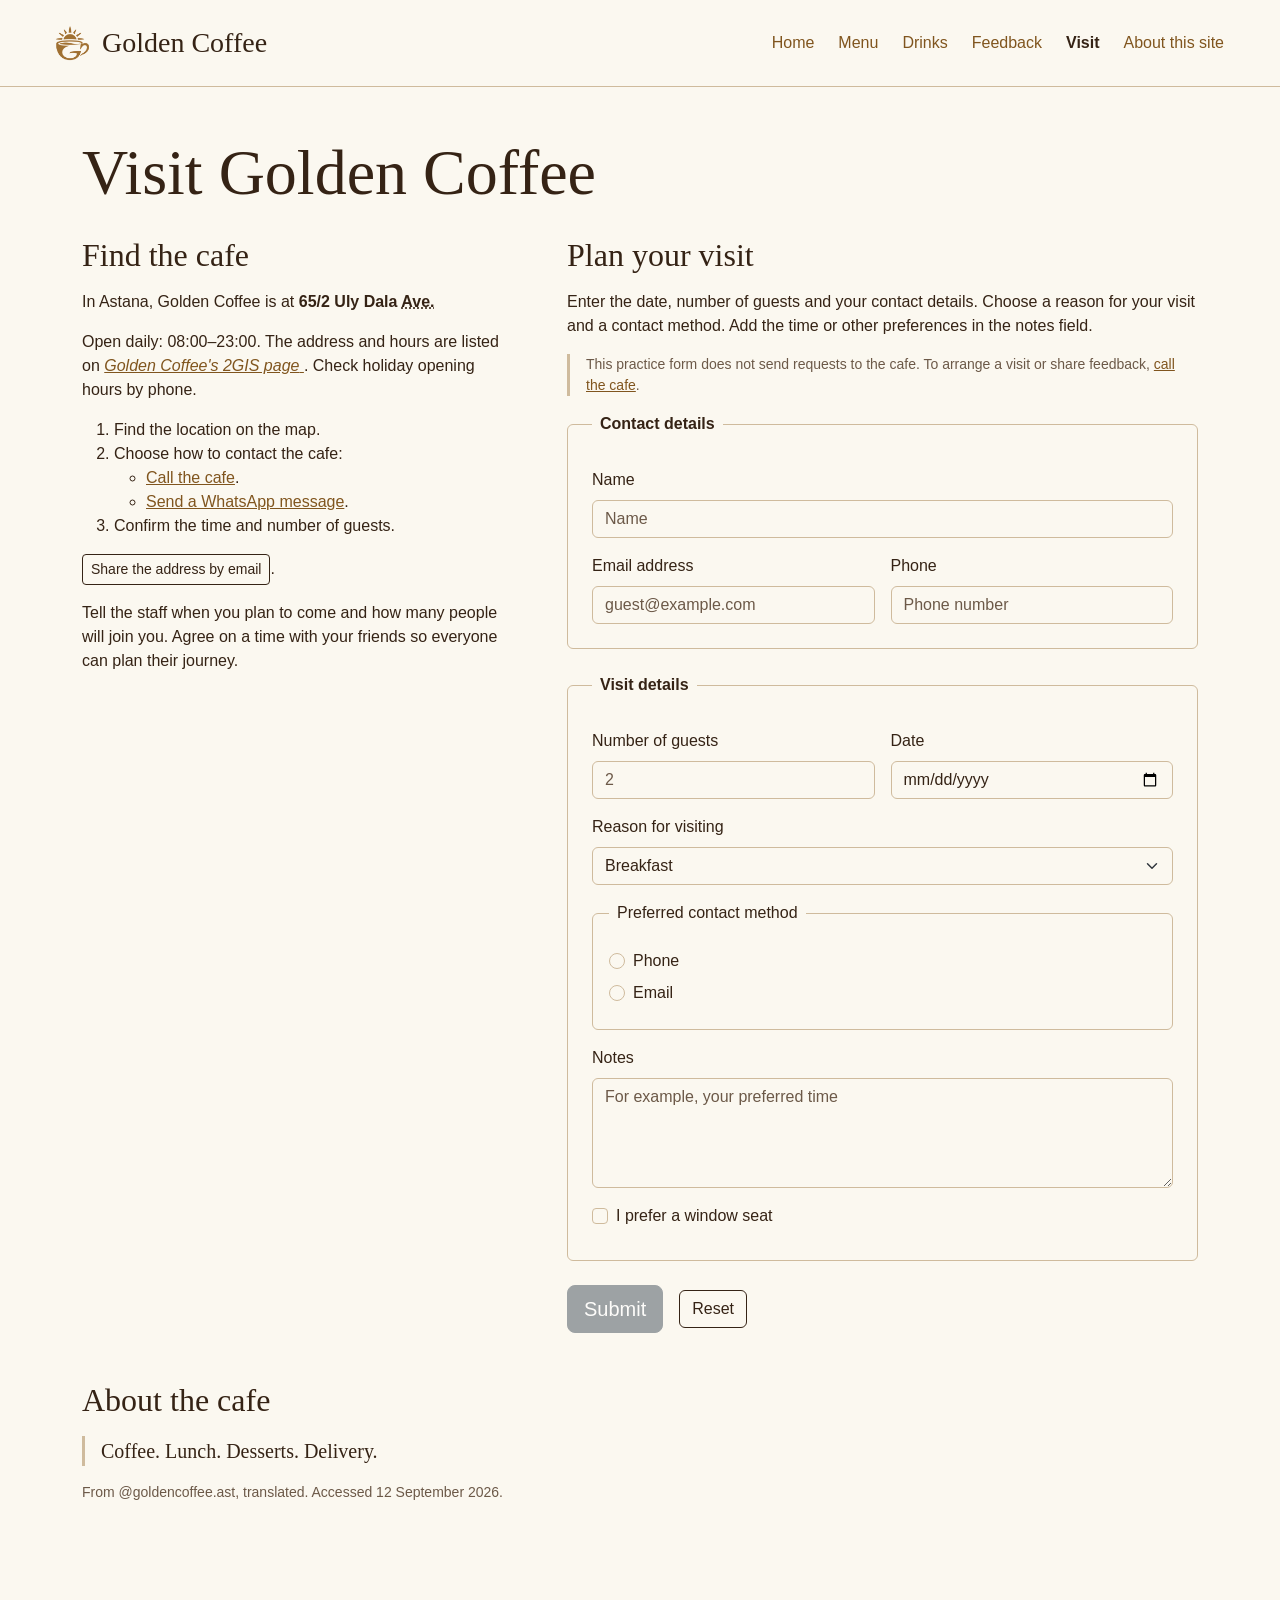
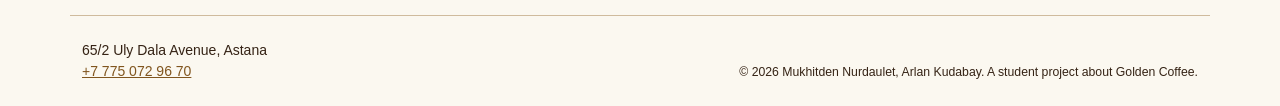
<file: visit.html>
<!DOCTYPE html>
<html lang="en">

<head>
  <meta charset="UTF-8">
  <meta name="viewport" content="width=device-width, initial-scale=1">
  <meta name="description"
    content="Find Golden Coffee on Uly Dala Avenue in Astana, check its hours and fill in your visit details.">
  <meta name="author" content="Mukhitden Nurdaulet, Arlan Kudabay">
  <title>Plan your visit - Golden Coffee</title>
  <link rel="stylesheet" href="https://cdn.jsdelivr.net/npm/bootstrap@5.3.8/dist/css/bootstrap.min.css"
    integrity="sha384-sRIl4kxILFvY47J16cr9ZwB07vP4J8+LH7qKQnuqkuIAvNWLzeN8tE5YBujZqJLB" crossorigin="anonymous">
  <link rel="stylesheet" href="css/base.css">
  <link rel="icon" type="image/png" href="images/brand/golden-coffee-mark.png">
</head>

<body class="page-visit d-flex flex-column min-vh-100">
  <header id="top" class="site-header navbar navbar-expand-lg bg-body border-bottom py-3">
    <div class="container-fluid px-3 px-lg-5">
      <a class="site-brand navbar-brand fs-3" href="index.html"><img class="site-brand-mark" src="images/brand/golden-coffee-mark.png" alt="" aria-hidden="true" width="44" height="44">Golden Coffee</a>
      <button type="button" data-bs-toggle="collapse" data-bs-target="#main-navigation" aria-controls="main-navigation"
        aria-expanded="false" aria-label="Toggle navigation" class="navbar-toggler">
        <span class="navbar-toggler-icon"></span>
      </button>
      <nav class="site-nav collapse navbar-collapse" aria-label="Main navigation" id="main-navigation">
        <ul class="navbar-nav ms-auto gap-lg-2 pt-3 pt-lg-0">
          <li class="nav-item">
            <a href="index.html" class="nav-link">Home</a>
          </li>
          <li class="nav-item">
            <a href="menu.html" class="nav-link">Menu</a>
          </li>
          <li class="nav-item">
            <a href="drinks.html" class="nav-link">Drinks</a>
          </li>
          <li class="nav-item">
            <a href="feedback.html" class="nav-link">Feedback</a>
          </li>
          <li class="nav-item">
            <a href="visit.html" aria-current="page" class="nav-link active fw-semibold">Visit</a>
          </li>
          <li class="nav-item">
            <a href="colophon.html" class="nav-link">About this site</a>
          </li>
        </ul>
      </nav>
    </div>
  </header>
  <main class="site-main container py-4 py-lg-5 flex-grow-1">
    <h1 class="page-title display-3 mb-4">Visit Golden Coffee</h1>
    <div class="row g-4 g-lg-5">
      <section class="content-section visit-location mb-5 col-12 col-lg-5" aria-labelledby="address-title">
        <h2 id="address-title" class="h2 mb-3">Find the cafe</h2>
        <p>In Astana, <span translate="no">Golden Coffee</span> is at <strong>65/2 Uly Dala <abbr
              title="Avenue">Ave.</abbr>
          </strong>
        </p>
        <p>
          Open daily: <time datetime="08:00">08:00</time>–<time datetime="23:00">23:00</time>.
          The address and hours are listed on
          <a href="https://2gis.kz/astana/firm/70000001091866178" target="_blank" rel="noopener noreferrer">
            <cite>Golden
              Coffee's 2GIS page</cite>
          </a>.
          Check holiday opening hours by phone.
        </p>
        <ol start="1">
          <li>Find the location on the map.</li>
          <li>Choose how to contact the cafe:
            <ul>
              <li>
                <a href="tel:+77750729670">Call the cafe</a>.
              </li>
              <li>
                <a href="https://wa.me/77750729670" target="_blank" rel="noopener noreferrer">Send a WhatsApp
                  message</a>.
              </li>
            </ul>
          </li>
          <li>Confirm the time and number of guests.</li>
        </ol>
        <p>
          <a href="mailto:?subject=Golden%20Coffee&amp;body=Golden%20Coffee%2C%20Astana%2C%20Uly%20Dala%2065%2F2.%20https%3A%2F%2F2gis.kz%2Fastana%2Ffirm%2F70000001091866178"
            class="btn btn-outline-dark btn-sm text-wrap">Share
            the address by email</a>.
        </p>
        <p>
          Tell the staff when you plan to come and how many people will join you.
          Agree on a time with your friends so everyone can plan their journey.
        </p>
      </section>
      <hr class="my-4 d-lg-none">
      <section class="content-section visit-booking mb-5 col-12 col-lg-7" id="booking" aria-labelledby="booking-title">
        <h2 id="booking-title" class="h2 mb-3">Plan your visit</h2>
        <p>
          Enter the date, number of guests and your contact details.
          Choose a reason for your visit and a contact method.
          Add the time or other preferences in the notes field.
        </p>
        <p id="visit-form-note" class="small text-body-secondary border-start border-3 ps-3">This practice form does not
          send requests to the cafe. To arrange a visit or share feedback, <a href="tel:+77750729670">call the cafe</a>.
        </p>
        <form class="visit-form" action="visit.html#booking" method="get">
          <fieldset class="contact-fields border rounded p-3 p-md-4 mb-4">
            <legend class="float-none w-auto px-2 fs-6 fw-semibold">Contact details</legend>
            <div class="row g-3">
              <div class="col-12">
                <p class="mb-0">
                  <label for="guest-name" class="form-label">Name</label>
                  <br class="d-none">
                  <input id="guest-name" name="guest-name" type="text" required placeholder="Name" autocomplete="off"
                    maxlength="80" class="form-control">
                </p>
              </div>
              <div class="col-12 col-md-6">
                <p class="mb-0">
                  <label for="guest-email" class="form-label">Email address</label>
                  <br class="d-none">
                  <input id="guest-email" name="guest-email" type="email" required placeholder="guest@example.com"
                    autocomplete="off" class="form-control">
                </p>
              </div>
              <div class="col-12 col-md-6">
                <p class="mb-0">
                  <label for="guest-phone" class="form-label">Phone</label>
                  <br class="d-none">
                  <input id="guest-phone" name="guest-phone" type="tel" required placeholder="Phone number"
                    autocomplete="off" maxlength="30" class="form-control">
                </p>
              </div>
            </div>
          </fieldset>
          <fieldset class="visit-fields border rounded p-3 p-md-4 mb-4">
            <legend class="float-none w-auto px-2 fs-6 fw-semibold">Visit details</legend>
            <div class="row g-3">
              <div class="col-12 col-md-6">
                <p class="mb-0">
                  <label for="guest-count" class="form-label">Number of guests</label>
                  <br class="d-none">
                  <input id="guest-count" name="guest-count" type="number" min="1" step="1" required placeholder="2"
                    class="form-control">
                </p>
              </div>
              <div class="col-12 col-md-6">
                <p class="mb-0">
                  <label for="visit-date" class="form-label">Date</label>
                  <br class="d-none">
                  <input id="visit-date" name="visit-date" type="date" required class="form-control">
                </p>
              </div>
              <div class="col-12">
                <p class="visit-reason mb-0">
                  <label for="visit-reason" class="form-label">Reason for visiting</label>
                  <br class="d-none">
                  <select id="visit-reason" name="visit-reason" class="form-select">
                    <option value="breakfast">Breakfast</option>
                    <option value="coffee">Coffee</option>
                    <option value="friends">Meeting friends</option>
                  </select>
                </p>
              </div>
              <div class="col-12">
                <fieldset class="contact-preference mb-0 border rounded p-3">
                  <legend class="float-none w-auto px-2 fs-6">Preferred contact method</legend>
                  <p class="form-check mb-2">
                    <input id="contact-phone" name="contact-method" type="radio" value="phone" required
                      class="form-check-input">
                    <label for="contact-phone" class="form-check-label">Phone</label>
                  </p>
                  <p class="form-check mb-2">
                    <input id="contact-email" name="contact-method" type="radio" value="email" class="form-check-input">
                    <label for="contact-email" class="form-check-label">Email</label>
                  </p>
                </fieldset>
              </div>
              <div class="col-12">
                <p class="visit-notes mb-0">
                  <label for="guest-message" class="form-label">Notes</label>
                  <br class="d-none">
                  <textarea id="guest-message" name="guest-message" rows="4" cols="24" maxlength="1000"
                    placeholder="For example, your preferred time" class="form-control"></textarea>
                </p>
              </div>
              <div class="col-12">
                <p class="window-preference mb-0 form-check mb-2">
                  <input id="window-seat" name="window-seat" type="checkbox" value="yes" class="form-check-input">
                  <label for="window-seat" class="form-check-label">I prefer a window seat</label>
                </p>
              </div>
            </div>
          </fieldset>
          <div class="form-actions d-flex flex-wrap align-items-center gap-3">
            <button type="submit" class="btn btn-secondary btn-lg disabled" disabled
              aria-describedby="visit-form-note">Submit</button>
            <button type="reset" class="btn btn-outline-dark">Reset</button>
          </div>
        </form>
      </section>
    </div>
    <section class="content-section cafe-quote mb-5" aria-labelledby="instagram-title">
      <h2 id="instagram-title" class="h2 mb-3">About the cafe</h2>
      <figure class="figure w-100 mb-3">
        <blockquote cite="https://www.instagram.com/goldencoffee.ast/" class="blockquote border-start border-3 ps-3">
          <p>Coffee. Lunch. Desserts. Delivery.</p>
        </blockquote>
        <figcaption class="figure-caption">From @goldencoffee.ast, translated. Accessed <time datetime="2026-09-12">12
            September 2026</time>.
        </figcaption>
      </figure>
    </section>
  </main>
  <footer class="site-footer container border-top py-4 small">
    <div class="row g-3 align-items-end">
      <address class="contact-details col-12 col-md-5 text-center text-md-start mb-0">65/2 Uly Dala Avenue, Astana<br>
        <a href="tel:+77750729670">+7 775 072 96 70</a>
      </address>
      <p class="col-12 col-md-7 text-center text-md-end mb-0">
        <small>© 2026 Mukhitden Nurdaulet, Arlan Kudabay. A student project about Golden Coffee.</small>
      </p>
    </div>
  </footer>
  <script src="https://cdn.jsdelivr.net/npm/bootstrap@5.3.8/dist/js/bootstrap.bundle.min.js"
    integrity="sha384-FKyoEForCGlyvwx9Hj09JcYn3nv7wiPVlz7YYwJrWVcXK/BmnVDxM+D2scQbITxI"
    crossorigin="anonymous"></script>
</body>

</html>
</file>
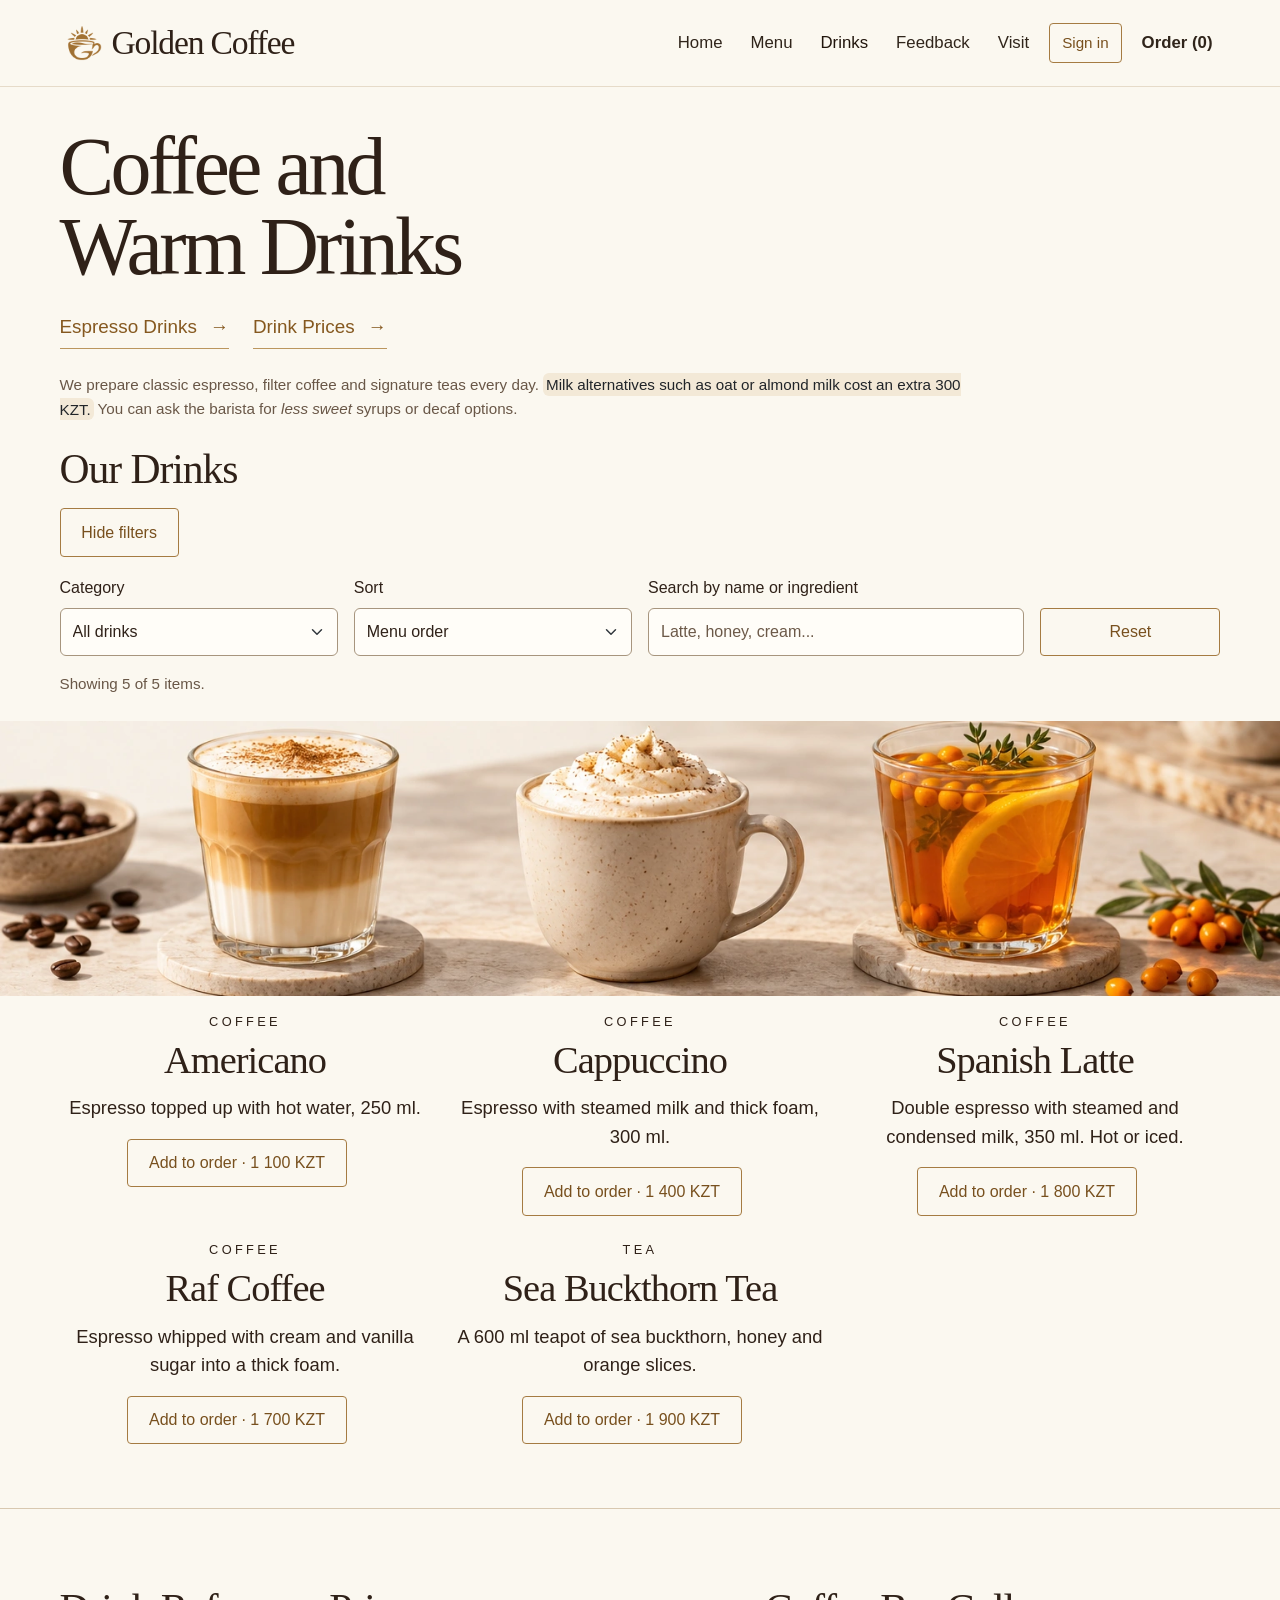
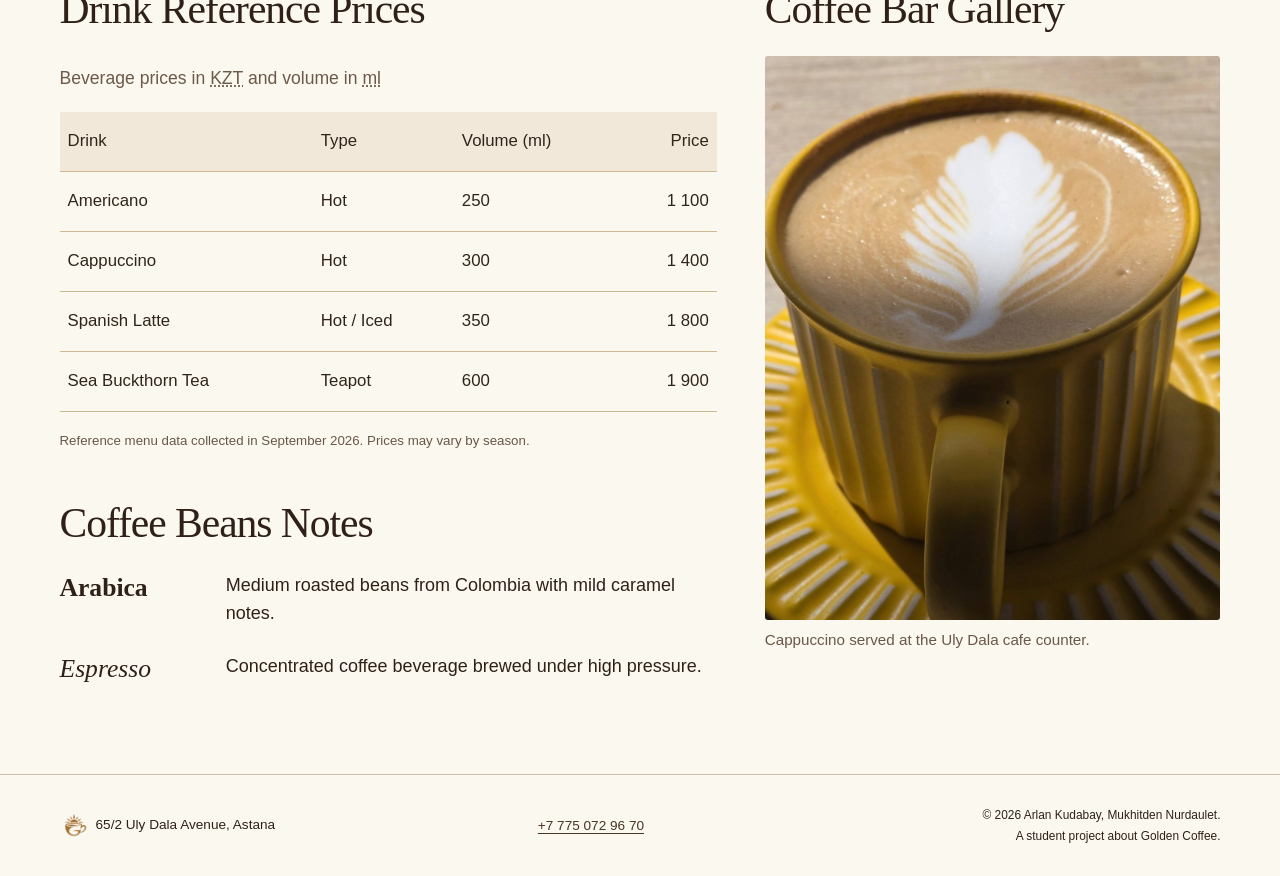
<file: new/drinks.html>
<!DOCTYPE html>
<html lang="en">
  <head>
    <meta charset="UTF-8">
    <meta name="viewport" content="width=device-width, initial-scale=1">
    <meta name="description" content="Coffee, tea and seasonal drinks at Golden Coffee on Uly Dala Avenue in Astana.">
    <meta name="author" content="Arlan Kudabay">
    <title>Drinks and Coffee - Golden Coffee</title>
    <link rel="icon" type="image/png" href="images/golden-coffee-mark.png">
    <!-- Bootstrap 5.3.8, served locally for this separate /new/ version. -->
    <link rel="stylesheet" href="vendor/bootstrap.min.css">
    <link rel="stylesheet" href="css/site.css">
    <script src="js/auth.js" defer></script>

  </head>
  <body class="page-drinks">
    <div id="site">
      <a class="visually-hidden-focusable skip-link" href="#main-content">Skip to content</a>
      <header id="top" class="site-header navbar navbar-expand-lg py-3">
        <div class="container-fluid site-width">
          <a class="navbar-brand d-inline-flex align-items-center gap-2 m-0" href="index.html">
            <img src="images/golden-coffee-mark.png" width="44" height="44" alt="" aria-hidden="true">Golden Coffee</a>
          <button class="navbar-toggler" type="button" data-bs-toggle="collapse" data-bs-target="#main-navigation" aria-controls="main-navigation" aria-expanded="false" aria-label="Toggle navigation">
            <span class="navbar-toggler-icon"></span>
          </button>
          <nav id="main-navigation" class="collapse navbar-collapse" aria-label="Main navigation">
            <ul class="navbar-nav ms-auto gap-lg-4 pt-3 pt-lg-0">
              <li class="nav-item">
                <a class="nav-link" href="index.html">Home</a>
              </li>
              <li class="nav-item">
                <a class="nav-link" href="menu.html">Menu</a>
              </li>
              <li class="nav-item">
                <a class="nav-link active" href="drinks.html" aria-current="page">Drinks</a>
              </li>
              <li class="nav-item">
                <a class="nav-link" href="feedback.html">Feedback</a>
              </li>
              <li class="nav-item">
                <a class="nav-link" href="visit.html">Visit</a>
              </li>
            </ul>
          </nav>
        </div>
      </header>
      <main id="main-content">
        <section class="drinks-opening container-fluid site-width" aria-labelledby="drinks-heading">
          <h1 id="drinks-heading" class="page-title">Coffee and<br>Warm Drinks</h1>
          <p class="section-links d-flex flex-wrap gap-4">
            <a href="#espresso-bar">Espresso Drinks <span aria-hidden="true" class="ms-2">→</span>
            </a>
            <a href="#price-list">Drink Prices <span aria-hidden="true" class="ms-2">→</span>
            </a>
          </p>
          <p class="source-note drinks-intro mt-4">
      We prepare classic espresso, filter coffee and signature teas every day.
      <mark class="rounded">Milk alternatives such as oat or almond milk cost an extra 300 KZT.</mark>
      You can ask the barista for <em>less sweet</em> syrups or decaf options.
    </p>
          <section id="espresso-bar" class="mt-4" aria-labelledby="espresso-title">
            <h2 id="espresso-title" class="section-heading mb-3">Our Drinks</h2>
            <div class="drinks-panorama d-none d-md-block" aria-hidden="true"></div>
            <div class="row g-4">
              <div class="col-12 col-md-4">
                <article class="drink-entry text-md-center">
                  <div class="drink-photo drink-photo-0 d-md-none" role="img" aria-label="Illustration of Spanish Latte"></div>
                  <h3 class="dish-title">Spanish Latte</h3>
                  <p class="menu-description">
                A double shot of espresso combined with steamed milk and condensed milk.
                Our guests call it <q>the sweet fuel for cold mornings</q>.
              </p>
                </article>
              </div>
              <div class="col-12 col-md-4">
                <article class="drink-entry text-md-center">
                  <div class="drink-photo drink-photo-1 d-md-none" role="img" aria-label="Illustration of Raf Coffee"></div>
                  <h3 class="dish-title">Raf Coffee</h3>
                  <p class="menu-description">
                Espresso whipped together with cream and vanilla sugar into a thick foam.
                It originated in Moscow and remains a local favorite in Astana.
              </p>
                </article>
              </div>
              <div class="col-12 col-md-4">
                <article class="drink-entry text-md-center">
                  <div class="drink-photo drink-photo-2 d-md-none" role="img" aria-label="Illustration of Sea Buckthorn Tea"></div>
                  <h3 class="dish-title">Sea Buckthorn Tea</h3>
                  <p class="menu-description">Warm berry tea brewed with fresh sea buckthorn, honey and orange slices.</p>
                </article>
              </div>
            </div>
          </section>
        </section>
        <div class="page-section container-fluid site-width border-top">
          <div class="row g-4 g-lg-5">
            <div class="col-12 col-lg-7">
              <section id="price-list" aria-labelledby="table-title">
                <h2 id="table-title" class="section-heading mb-4">Drink Reference Prices</h2>
                <table class="table menu-table align-middle caption-top">
                  <caption class="text-body-secondary">Beverage prices in <abbr title="Kazakhstani tenge">KZT</abbr> and volume in
          <abbr title="Milliliters">ml</abbr>
                  </caption>
                  <thead>
                    <tr>
                      <th scope="col" class="px-2 py-3">Drink</th>
                      <th scope="col" class="px-2 py-3">Type</th>
                      <th scope="col" class="px-2 py-3">Volume (ml)</th>
                      <th scope="col" class="px-2 py-3 text-nowrap text-end">Price</th>
                    </tr>
                  </thead>
                  <tbody>
                    <tr>
                      <th scope="row" class="px-2 py-3">Americano</th>
                      <td class="px-2 py-3">Hot</td>
                      <td class="px-2 py-3">250</td>
                      <td class="px-2 py-3 text-nowrap text-end">1 100</td>
                    </tr>
                    <tr>
                      <th scope="row" class="px-2 py-3">Cappuccino</th>
                      <td class="px-2 py-3">Hot</td>
                      <td class="px-2 py-3">300</td>
                      <td class="px-2 py-3 text-nowrap text-end">1 400</td>
                    </tr>
                    <tr>
                      <th scope="row" class="px-2 py-3">Spanish Latte</th>
                      <td class="px-2 py-3">Hot / Iced</td>
                      <td class="px-2 py-3">350</td>
                      <td class="px-2 py-3 text-nowrap text-end">1 800</td>
                    </tr>
                    <tr>
                      <th scope="row" class="px-2 py-3">Sea Buckthorn Tea</th>
                      <td class="px-2 py-3">Teapot</td>
                      <td class="px-2 py-3">600</td>
                      <td class="px-2 py-3 text-nowrap text-end">1 900</td>
                    </tr>
                  </tbody>
                </table>
                <p class="source-note mt-3">
                  <small>Reference menu data collected in September 2026. Prices may vary by season.</small>
                </p>
              </section>
              <aside class="mt-5" aria-labelledby="beans-info">
                <h2 id="beans-info" class="section-heading mb-4">Coffee Beans Notes</h2>
                <dl class="row glossary g-2 mb-0">
                  <dt class="col-12 col-sm-3 fw-normal">
                    <b>Arabica</b>
                  </dt>
                  <dd class="col-12 col-sm-9">Medium roasted beans from Colombia with mild caramel notes.</dd>
                  <dt class="col-12 col-sm-3 fw-normal">
                    <i lang="it">Espresso</i>
                  </dt>
                  <dd class="col-12 col-sm-9">Concentrated coffee beverage brewed under high pressure.</dd>
                </dl>
              </aside>
            </div>
            <section class="col-12 col-lg-5" aria-labelledby="photos-title">
              <h2 id="photos-title" class="section-heading mb-4">Coffee Bar Gallery</h2>
              <figure class="mb-0">
                <img class="img-fluid gallery-coffee" src="images/coffee-cup.jpg" alt="A freshly poured cappuccino on a wooden table at Golden Coffee" width="1206" height="1493" loading="lazy">
                <figcaption class="source-note mt-2">Cappuccino served at the Uly Dala cafe counter.</figcaption>
              </figure>
            </section>
          </div>
        </div>
      </main>
      <footer class="site-footer">
        <div class="container-fluid site-width">
          <div class="row g-3 align-items-center">
            <address class="col-12 col-md-5 col-lg-4 mb-0 text-center text-md-start">
              <img src="images/golden-coffee-mark.png" width="28" height="28" alt="" aria-hidden="true" class="me-2">65/2 Uly Dala Avenue, Astana</address>
            <p class="col-12 col-md-3 mb-0 text-center">
              <a href="tel:+77750729670">+7 775 072 96 70</a>
            </p>
            <p class="col-12 col-md-4 col-lg-5 mb-0 text-center text-md-end">
              <small>© 2026 Arlan Kudabay, Mukhitden Nurdaulet.<br>A student project about Golden Coffee.</small>
            </p>
          </div>
        </div>
      </footer>
    </div>
    <!-- jQuery 3.7.1, the current stable 3.x release. It must load before our scripts: they call $, and code cannot use a library that has not loaded yet. -->
    <script src="https://code.jquery.com/jquery-3.7.1.min.js" integrity="sha256-/JqT3SQfawRcv/BIHPThkBvs0OEvtFFmqPF/lYI/Cxo=" crossorigin="anonymous"></script>
    <script src="vendor/bootstrap.bundle.min.js"></script>
    <script src="js/hours.js" defer></script>
    <script src="js/main.js" defer></script>
    <script src="js/forms.js" defer></script>
    <script src="js/catalogue.js" defer></script>
    <script src="js/drinks.js" defer></script>
  </body>
</html>
</file>
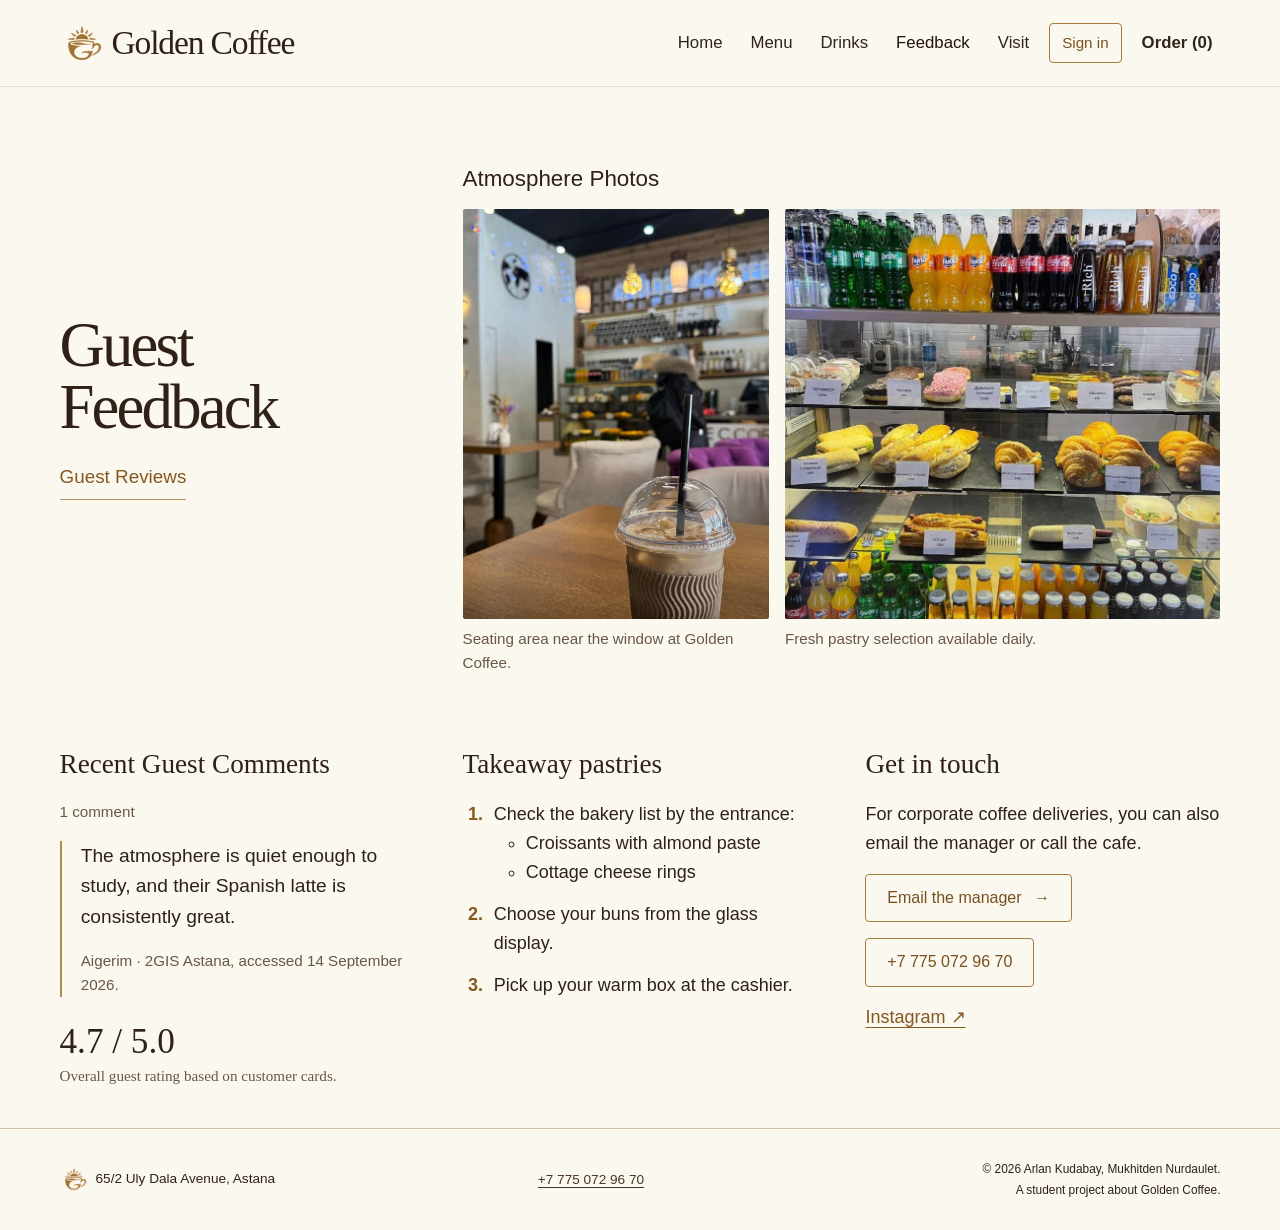
<file: new/feedback.html>
<!DOCTYPE html>
<html lang="en">
  <head>
    <meta charset="UTF-8">
    <meta name="viewport" content="width=device-width, initial-scale=1">
    <meta name="description" content="Read guest reviews of Golden Coffee in Astana and see photos of the cafe.">
    <meta name="author" content="Arlan Kudabay">
    <title>Guest Feedback - Golden Coffee</title>
    <link rel="icon" type="image/png" href="images/golden-coffee-mark.png">
    <!-- Bootstrap 5.3.8, served locally for this separate /new/ version. -->
    <link rel="stylesheet" href="vendor/bootstrap.min.css">
    <link rel="stylesheet" href="css/site.css">
    <script src="js/auth.js" defer></script>

  </head>
  <body class="page-feedback">
    <div id="site">
      <a class="visually-hidden-focusable skip-link" href="#main-content">Skip to content</a>
      <header id="top" class="site-header navbar navbar-expand-lg py-3">
        <div class="container-fluid site-width">
          <a class="navbar-brand d-inline-flex align-items-center gap-2 m-0" href="index.html">
            <img src="images/golden-coffee-mark.png" width="44" height="44" alt="" aria-hidden="true">Golden Coffee</a>
          <button class="navbar-toggler" type="button" data-bs-toggle="collapse" data-bs-target="#main-navigation" aria-controls="main-navigation" aria-expanded="false" aria-label="Toggle navigation">
            <span class="navbar-toggler-icon"></span>
          </button>
          <nav id="main-navigation" class="collapse navbar-collapse" aria-label="Main navigation">
            <ul class="navbar-nav ms-auto gap-lg-4 pt-3 pt-lg-0">
              <li class="nav-item">
                <a class="nav-link" href="index.html">Home</a>
              </li>
              <li class="nav-item">
                <a class="nav-link" href="menu.html">Menu</a>
              </li>
              <li class="nav-item">
                <a class="nav-link" href="drinks.html">Drinks</a>
              </li>
              <li class="nav-item">
                <a class="nav-link active" href="feedback.html" aria-current="page">Feedback</a>
              </li>
              <li class="nav-item">
                <a class="nav-link" href="visit.html">Visit</a>
              </li>
            </ul>
          </nav>
        </div>
      </header>
      <main id="main-content">
        <section class="page-section container-fluid site-width pb-4">
          <div class="row g-4 g-lg-5 align-items-center">
            <div class="col-12 col-lg-4">
              <h1 class="page-title page-title-small">Guest Feedback</h1>
              <p class="section-links d-flex flex-wrap gap-4 mt-4">
                <a href="#reviews">Guest Reviews</a>
              </p>
            </div>
            <section class="col-12 col-lg-8" aria-labelledby="cafe-views">
              <h2 id="cafe-views" class="gallery-heading mb-3">Atmosphere Photos</h2>
              <div class="row g-3">
                <figure class="col-12 col-sm-5 mb-0">
                  <img class="atmosphere-photo" src="images/cafe-interior.jpg" alt="Interior view of seating tables and lighting in Golden Coffee Astana" width="1206" height="1521">
                  <figcaption class="source-note mt-2">Seating area near the window at Golden Coffee.</figcaption>
                </figure>
                <figure class="col-12 col-sm-7 mb-0">
                  <img class="atmosphere-photo" src="images/dessert-counter.jpg" alt="Glass dessert display showing cakes and croissants" width="1206" height="831">
                  <figcaption class="source-note mt-2">Fresh pastry selection available daily.</figcaption>
                </figure>
              </div>
            </section>
          </div>
          <div class="row g-4 g-lg-5 mt-4">
            <section class="col-12 col-lg-4" id="reviews" aria-labelledby="reviews-title">
              <h2 id="reviews-title" class="subheading">Recent Guest Comments</h2>
              <figure class="review-quote">
                <blockquote cite="https://2gis.kz/astana/firm/70000001091866178" class="blockquote mb-3">
                  <p>"The atmosphere is quiet enough to study, and their Spanish latte is consistently great."</p>
                </blockquote>
                <figcaption class="source-note">Review by Aigerim on <cite>2GIS Astana</cite>, accessed <time datetime="2026-09-14">14 September
              2026</time>.</figcaption>
              </figure>
              <p class="rating">4.7 / 5.0 <span class="source-note d-block">Overall guest rating based on customer cards.</span>
              </p>
            </section>
            <section class="col-12 col-lg-4" aria-labelledby="takeaway-title">
              <h2 class="subheading" id="takeaway-title">Takeaway pastries</h2>
              <ol class="steps-list">
                <li>Check the bakery list by the entrance:
            <ul>
                    <li>Croissants with almond paste</li>
                    <li>Cottage cheese rings</li>
                  </ul>
                </li>
                <li>Choose your buns from the glass display.</li>
                <li>Pick up your warm box at the cashier.</li>
              </ol>
            </section>
            <section class="col-12 col-lg-4" aria-labelledby="contact-title">
              <h2 class="subheading" id="contact-title">Get in touch</h2>
              <p>For corporate coffee deliveries, you can also email the manager or call the cafe.</p>
              <div class="d-flex flex-column align-items-start gap-3">
                <a class="btn btn-outline-primary" href="mailto:info@goldencoffee.kz?subject=Coffee%20Order">Email the manager <span aria-hidden="true" class="ms-2">→</span>
                </a>
                <a class="btn btn-outline-primary" href="tel:+77750729670">+7 775 072 96 70</a>
                <a href="https://www.instagram.com/goldencoffee.ast/" target="_blank" rel="noopener noreferrer">Instagram ↗</a>
              </div>
            </section>
          </div>
        </section>
      </main>
      <footer class="site-footer">
        <div class="container-fluid site-width">
          <div class="row g-3 align-items-center">
            <address class="col-12 col-md-5 col-lg-4 mb-0 text-center text-md-start">
              <img src="images/golden-coffee-mark.png" width="28" height="28" alt="" aria-hidden="true" class="me-2">65/2 Uly Dala Avenue, Astana</address>
            <p class="col-12 col-md-3 mb-0 text-center">
              <a href="tel:+77750729670">+7 775 072 96 70</a>
            </p>
            <p class="col-12 col-md-4 col-lg-5 mb-0 text-center text-md-end">
              <small>© 2026 Arlan Kudabay, Mukhitden Nurdaulet.<br>A student project about Golden Coffee.</small>
            </p>
          </div>
        </div>
      </footer>
    </div>
    <!-- jQuery 3.7.1, the current stable 3.x release. It must load before our scripts: they call $, and code cannot use a library that has not loaded yet. -->
    <script src="https://code.jquery.com/jquery-3.7.1.min.js" integrity="sha256-/JqT3SQfawRcv/BIHPThkBvs0OEvtFFmqPF/lYI/Cxo=" crossorigin="anonymous"></script>
    <script src="vendor/bootstrap.bundle.min.js"></script>
    <script src="js/hours.js" defer></script>
    <script src="js/main.js" defer></script>
    <script src="js/forms.js" defer></script>
    <script src="js/feedback.js" defer></script>
  </body>
</html>
</file>
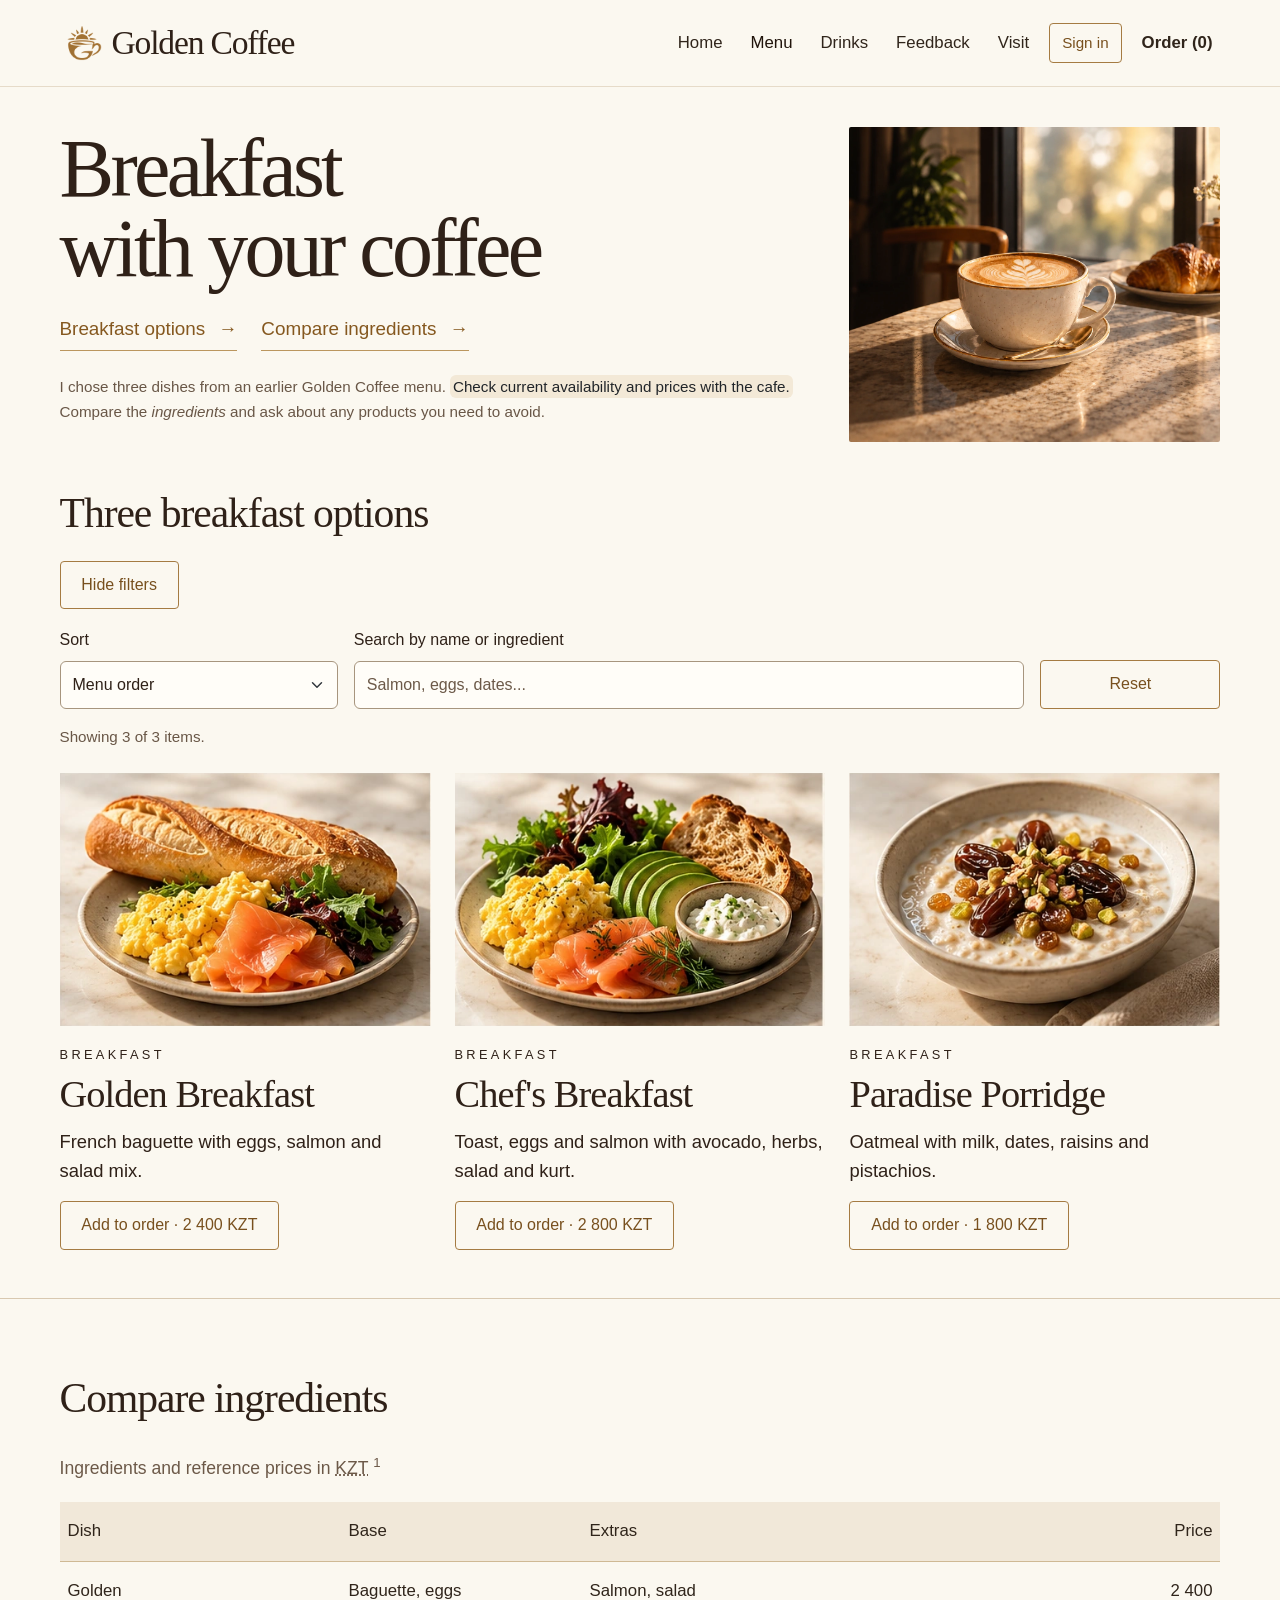
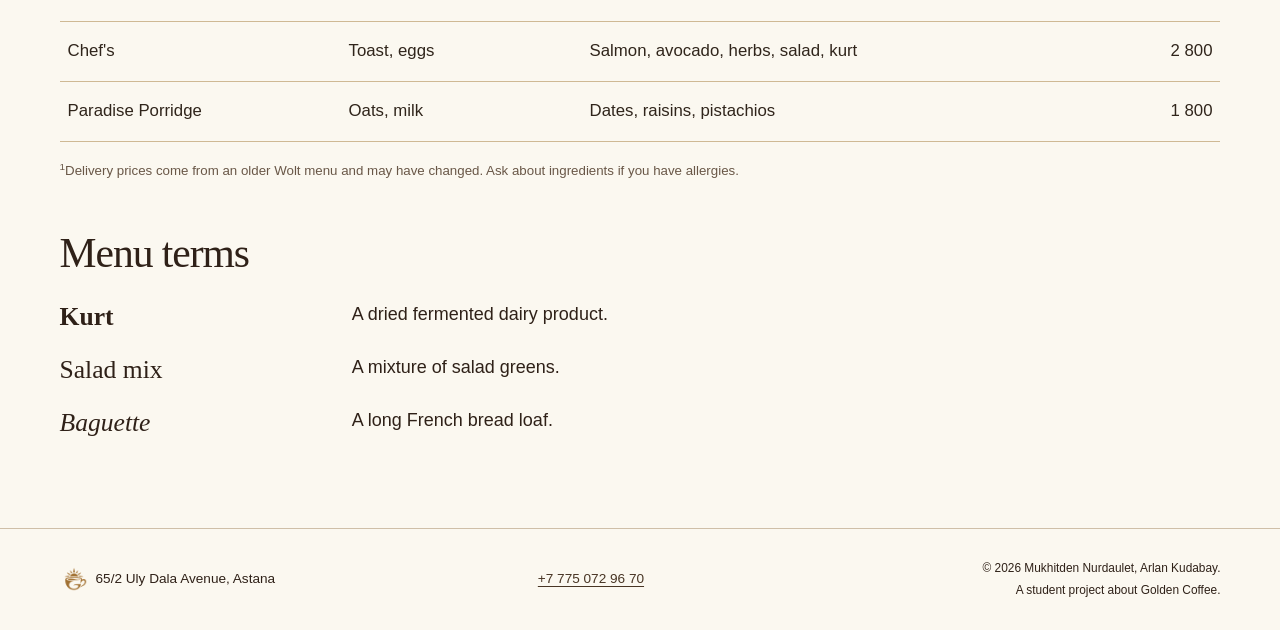
<file: new/menu.html>
<!DOCTYPE html>
<html lang="en">
  <head>
    <meta charset="UTF-8">
    <meta name="viewport" content="width=device-width, initial-scale=1">
    <meta name="description" content="Compare three Golden Coffee breakfasts, their ingredients and reference prices before visiting the cafe.">
    <meta name="author" content="Mukhitden Nurdaulet, Arlan Kudabay">
    <title>Breakfast menu - Golden Coffee</title>
    <link rel="icon" type="image/png" href="images/golden-coffee-mark.png">
    <!-- Bootstrap 5.3.8, served locally for this separate /new/ version. -->
    <link rel="stylesheet" href="vendor/bootstrap.min.css">
    <link rel="stylesheet" href="css/site.css">
    <script src="js/auth.js" defer></script>

  </head>
  <body class="page-menu">
    <div id="site">
      <a class="visually-hidden-focusable skip-link" href="#main-content">Skip to content</a>
      <header id="top" class="site-header navbar navbar-expand-lg py-3">
        <div class="container-fluid site-width">
          <a class="navbar-brand d-inline-flex align-items-center gap-2 m-0" href="index.html">
            <img src="images/golden-coffee-mark.png" width="44" height="44" alt="" aria-hidden="true">Golden Coffee</a>
          <button class="navbar-toggler" type="button" data-bs-toggle="collapse" data-bs-target="#main-navigation" aria-controls="main-navigation" aria-expanded="false" aria-label="Toggle navigation">
            <span class="navbar-toggler-icon"></span>
          </button>
          <nav id="main-navigation" class="collapse navbar-collapse" aria-label="Main navigation">
            <ul class="navbar-nav ms-auto gap-lg-4 pt-3 pt-lg-0">
              <li class="nav-item">
                <a class="nav-link" href="index.html">Home</a>
              </li>
              <li class="nav-item">
                <a class="nav-link active" href="menu.html" aria-current="page">Menu</a>
              </li>
              <li class="nav-item">
                <a class="nav-link" href="drinks.html">Drinks</a>
              </li>
              <li class="nav-item">
                <a class="nav-link" href="feedback.html">Feedback</a>
              </li>
              <li class="nav-item">
                <a class="nav-link" href="visit.html">Visit</a>
              </li>
            </ul>
          </nav>
        </div>
      </header>
      <main id="main-content">
        <div class="menu-opening container-fluid site-width">
          <div class="row g-4 align-items-center">
            <div class="col-12 col-lg-8">
              <h1 class="page-title">Breakfast<br>with your coffee</h1>
              <p class="section-links d-flex flex-wrap gap-4">
                <a href="#breakfasts">Breakfast options <span aria-hidden="true" class="ms-2">→</span>
                </a>
                <a href="#ingredients">Compare ingredients <span aria-hidden="true" class="ms-2">→</span>
                </a>
              </p>
              <p class="source-note mt-4">
          I chose three dishes from an earlier Golden Coffee menu.
          <mark class="rounded">Check current availability and prices with the cafe.</mark>
          Compare the <em>ingredients</em> and ask about any products you need to avoid.
        </p>
            </div>
            <div class="col-12 col-lg-4 d-none d-lg-block">
              <div class="menu-coffee" aria-hidden="true"></div>
            </div>
          </div>
        </div>
        <section id="breakfasts" class="container-fluid site-width pb-5" aria-labelledby="breakfasts-title">
          <h2 id="breakfasts-title" class="section-heading mb-4">Three breakfast options</h2>
          <div class="row g-4">
            <div class="col-12 col-md-6 col-lg-4">
              <article class="menu-entry">
                <div class="dish-photo dish-photo-0" role="img" aria-label="Illustration of Golden Breakfast"></div>
                <h3 class="dish-title">Golden Breakfast</h3>
                <p class="menu-description">
                French baguette is served with eggs and salmon.
                The ingredient list also mentions <q>salad mix</q>, meaning salad greens.
              </p>
              </article>
            </div>
            <div class="col-12 col-md-6 col-lg-4">
              <article class="menu-entry">
                <div class="dish-photo dish-photo-1" role="img" aria-label="Illustration of Chef's Breakfast"></div>
                <h3 class="dish-title">Chef's Breakfast</h3>
                <p class="menu-description">
                Eggs and salmon come with avocado, herbs, salad, toast and kurt.
                This breakfast has different bread and more extras than Golden Breakfast.
              </p>
              </article>
            </div>
            <div class="col-12 col-md-6 col-lg-4">
              <article class="menu-entry">
                <div class="dish-photo dish-photo-2" role="img" aria-label="Illustration of Paradise Porridge"></div>
                <h3 class="dish-title">Paradise Porridge</h3>
                <p class="menu-description">Oatmeal with milk, dates, raisins and pistachios is the sweet breakfast option.
              </p>
              </article>
            </div>
          </div>
        </section>
        <section id="ingredients" class="page-section container-fluid site-width border-top" aria-labelledby="ingredients-title">
          <h2 id="ingredients-title" class="section-heading mb-4">Compare ingredients</h2>
          <table class="table menu-table align-middle caption-top">
            <caption class="text-body-secondary">Ingredients and reference prices in <abbr title="Kazakhstani tenge">KZT</abbr>
              <sup>1</sup>
            </caption>
            <thead>
              <tr>
                <th scope="col" class="px-2 py-3">Dish</th>
                <th scope="col" class="px-2 py-3">Base</th>
                <th scope="col" class="px-2 py-3">Extras</th>
                <th scope="col" class="px-2 py-3 text-nowrap text-end">Price</th>
              </tr>
            </thead>
            <tbody>
              <tr>
                <th scope="row" class="px-2 py-3">Golden</th>
                <td class="px-2 py-3">Baguette, eggs</td>
                <td class="px-2 py-3">Salmon, salad</td>
                <td class="px-2 py-3 text-nowrap text-end">2 400</td>
              </tr>
              <tr>
                <th scope="row" class="px-2 py-3">Chef's</th>
                <td class="px-2 py-3">Toast, eggs</td>
                <td class="px-2 py-3">Salmon, avocado, herbs, salad, kurt</td>
                <td class="px-2 py-3 text-nowrap text-end">2 800</td>
              </tr>
              <tr>
                <th scope="row" class="px-2 py-3">Paradise Porridge</th>
                <td class="px-2 py-3">Oats, milk</td>
                <td class="px-2 py-3">Dates, raisins, pistachios</td>
                <td class="px-2 py-3 text-nowrap text-end">1 800</td>
              </tr>
            </tbody>
          </table>
          <p class="source-note mt-3">
            <small>
              <sup>1</sup>Delivery prices come from an older Wolt menu and may have changed. Ask about ingredients if
          you have allergies.</small>
          </p>
          <aside class="mt-5" aria-labelledby="terms-title">
            <h2 id="terms-title" class="section-heading mb-4">Menu terms</h2>
            <dl class="row glossary g-2 mb-0">
              <dt class="col-12 col-sm-3 fw-normal">
                <b>Kurt</b>
              </dt>
              <dd class="col-12 col-sm-9">A dried fermented dairy product.</dd>
              <dt class="col-12 col-sm-3 fw-normal">Salad mix</dt>
              <dd class="col-12 col-sm-9">A mixture of salad greens.</dd>
              <dt class="col-12 col-sm-3 fw-normal">
                <i lang="fr">Baguette</i>
              </dt>
              <dd class="col-12 col-sm-9">A long French bread loaf.</dd>
            </dl>
          </aside>
        </section>
      </main>
      <footer class="site-footer">
        <div class="container-fluid site-width">
          <div class="row g-3 align-items-center">
            <address class="col-12 col-md-5 col-lg-4 mb-0 text-center text-md-start">
              <img src="images/golden-coffee-mark.png" width="28" height="28" alt="" aria-hidden="true" class="me-2">65/2 Uly Dala Avenue, Astana</address>
            <p class="col-12 col-md-3 mb-0 text-center">
              <a href="tel:+77750729670">+7 775 072 96 70</a>
            </p>
            <p class="col-12 col-md-4 col-lg-5 mb-0 text-center text-md-end">
              <small>© 2026 Mukhitden Nurdaulet, Arlan Kudabay.<br>A student project about Golden Coffee.</small>
            </p>
          </div>
        </div>
      </footer>
    </div>
    <!-- jQuery 3.7.1, the current stable 3.x release. It must load before our scripts: they call $, and code cannot use a library that has not loaded yet. -->
    <script src="https://code.jquery.com/jquery-3.7.1.min.js" integrity="sha256-/JqT3SQfawRcv/BIHPThkBvs0OEvtFFmqPF/lYI/Cxo=" crossorigin="anonymous"></script>
    <script src="vendor/bootstrap.bundle.min.js"></script>
    <script src="js/hours.js" defer></script>
    <script src="js/main.js" defer></script>
    <script src="js/forms.js" defer></script>
    <script src="js/catalogue.js" defer></script>
    <script src="js/menu.js" defer></script>
  </body>
</html>
</file>
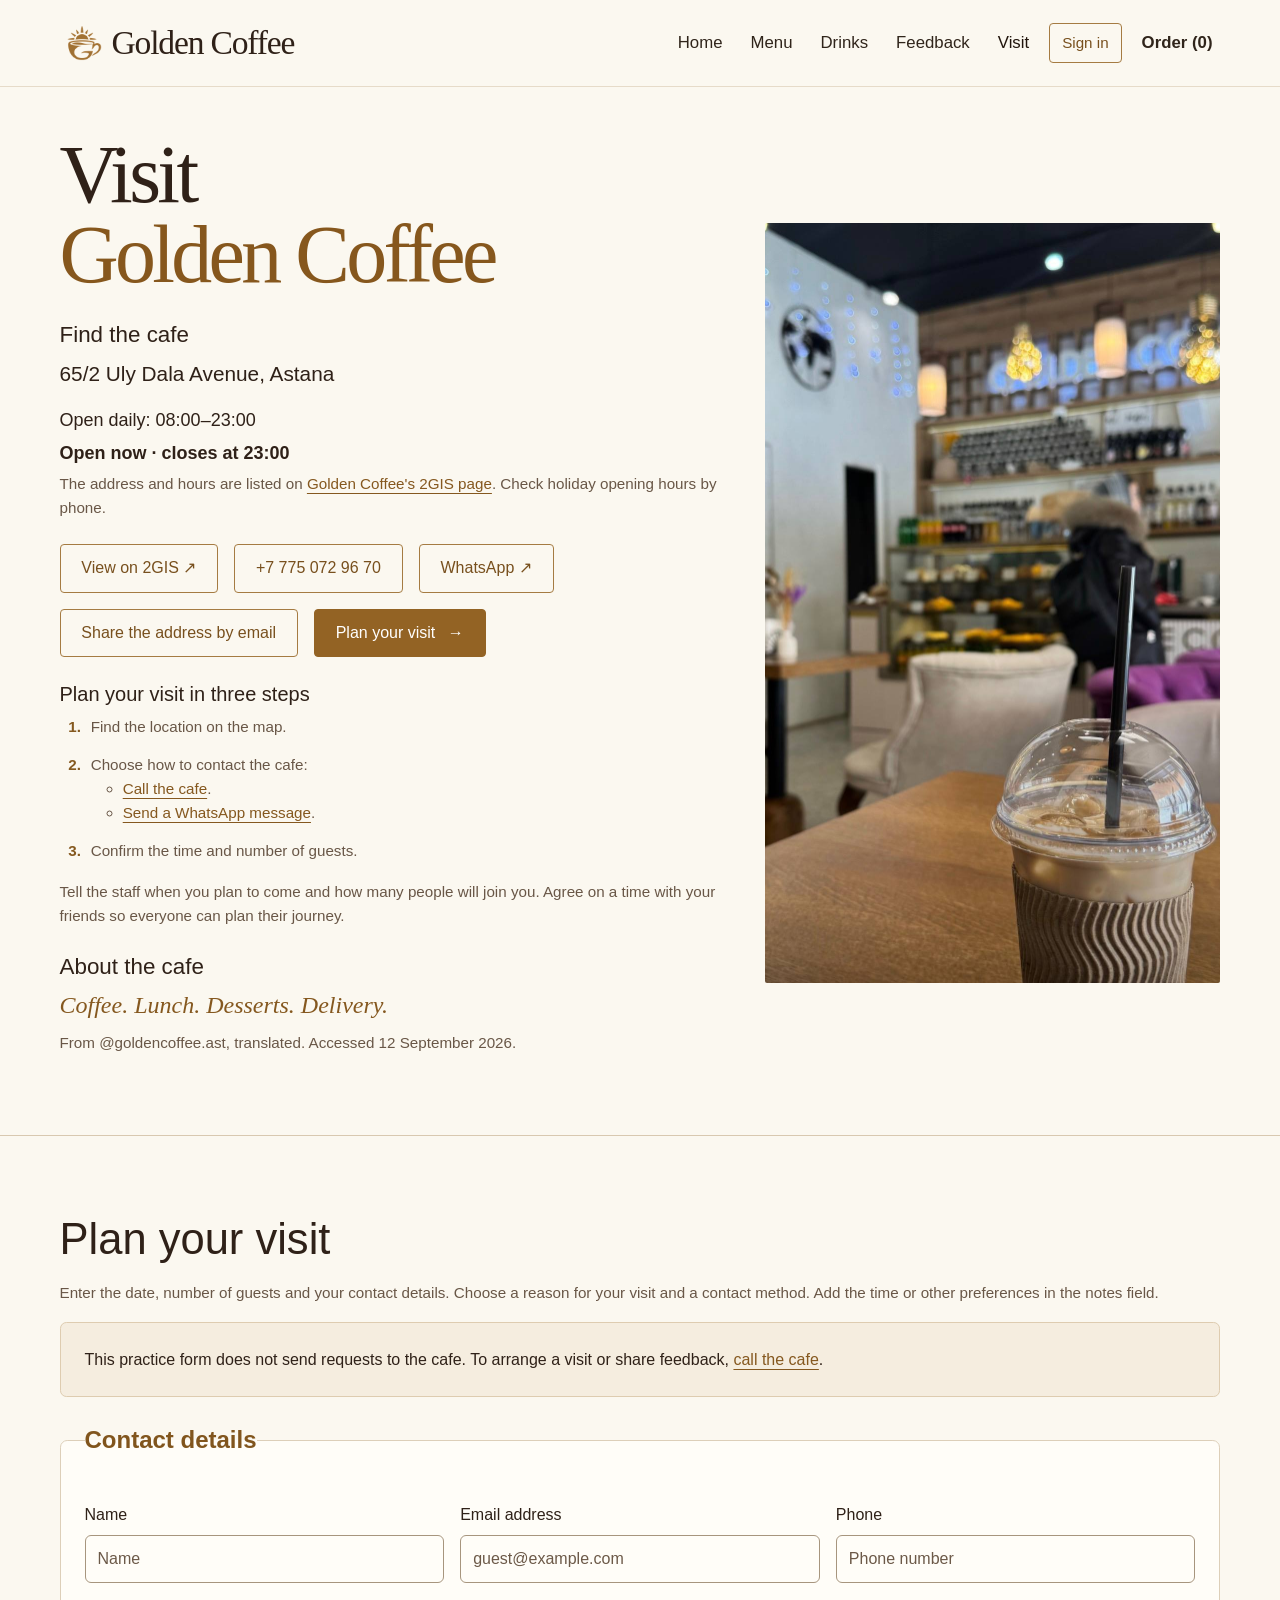
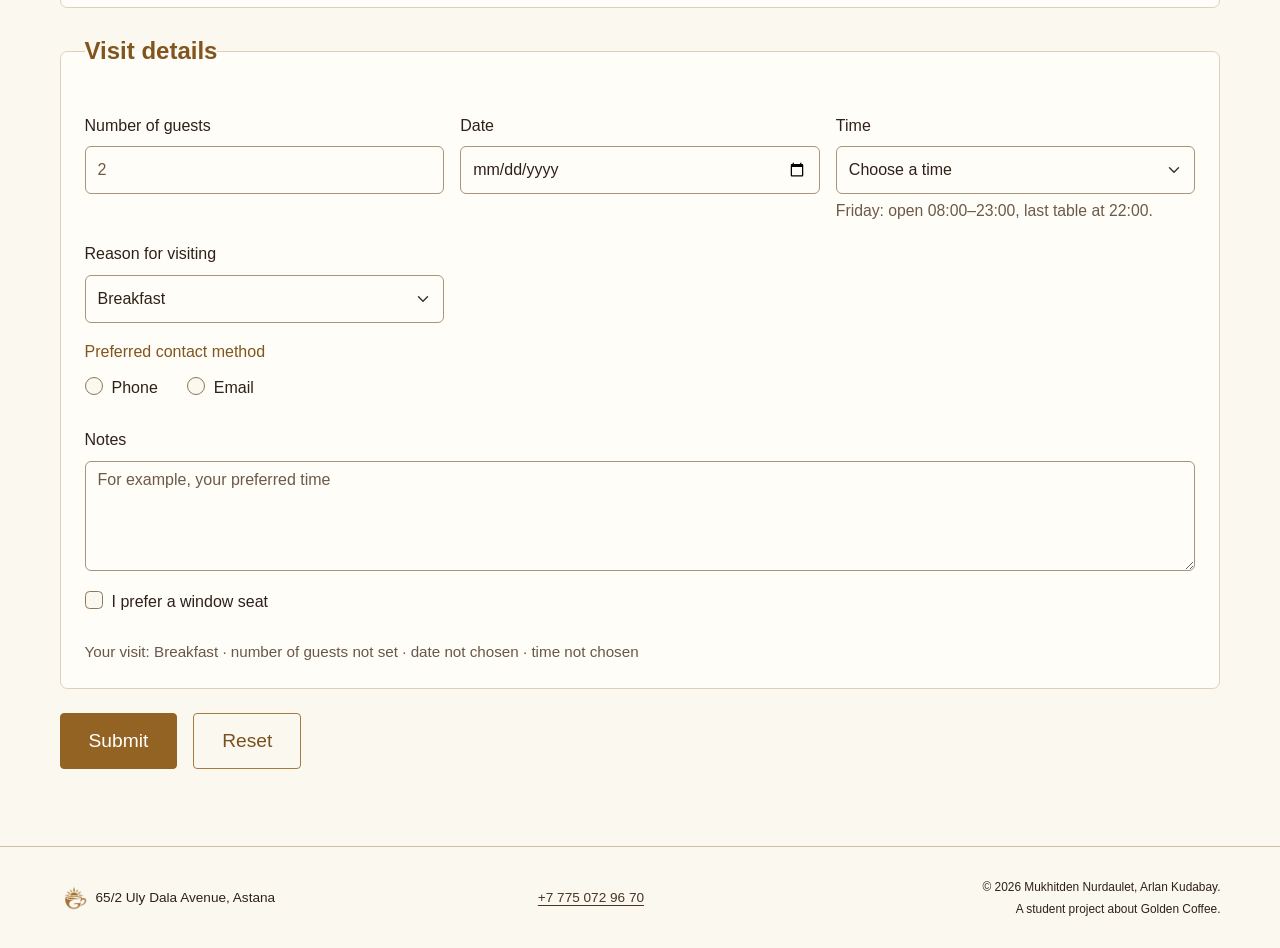
<file: new/visit.html>
<!DOCTYPE html>
<html lang="en">
  <head>
    <meta charset="UTF-8">
    <meta name="viewport" content="width=device-width, initial-scale=1">
    <meta name="description" content="Find Golden Coffee on Uly Dala Avenue in Astana, check its hours and fill in your visit details.">
    <meta name="author" content="Mukhitden Nurdaulet, Arlan Kudabay">
    <title>Plan your visit - Golden Coffee</title>
    <link rel="icon" type="image/png" href="images/golden-coffee-mark.png">
    <!-- Bootstrap 5.3.8, served locally for this separate /new/ version. -->
    <link rel="stylesheet" href="vendor/bootstrap.min.css">
    <link rel="stylesheet" href="css/site.css">
    <script src="js/auth.js" defer></script>

  </head>
  <body class="page-visit">
    <div id="site">
      <a class="visually-hidden-focusable skip-link" href="#main-content">Skip to content</a>
      <header id="top" class="site-header navbar navbar-expand-lg py-3">
        <div class="container-fluid site-width">
          <a class="navbar-brand d-inline-flex align-items-center gap-2 m-0" href="index.html">
            <img src="images/golden-coffee-mark.png" width="44" height="44" alt="" aria-hidden="true">Golden Coffee</a>
          <button class="navbar-toggler" type="button" data-bs-toggle="collapse" data-bs-target="#main-navigation" aria-controls="main-navigation" aria-expanded="false" aria-label="Toggle navigation">
            <span class="navbar-toggler-icon"></span>
          </button>
          <nav id="main-navigation" class="collapse navbar-collapse" aria-label="Main navigation">
            <ul class="navbar-nav ms-auto gap-lg-4 pt-3 pt-lg-0">
              <li class="nav-item">
                <a class="nav-link" href="index.html">Home</a>
              </li>
              <li class="nav-item">
                <a class="nav-link" href="menu.html">Menu</a>
              </li>
              <li class="nav-item">
                <a class="nav-link" href="drinks.html">Drinks</a>
              </li>
              <li class="nav-item">
                <a class="nav-link" href="feedback.html">Feedback</a>
              </li>
              <li class="nav-item">
                <a class="nav-link active" href="visit.html" aria-current="page">Visit</a>
              </li>
            </ul>
          </nav>
        </div>
      </header>
      <main id="main-content">
        <section class="visit-opening container-fluid site-width">
          <div class="row g-4 g-lg-5 align-items-center">
            <div class="col-12 col-lg-7">
              <h1 class="page-title">Visit<br>
                <span class="gold-text">Golden Coffee</span>
              </h1>
              <section aria-labelledby="address-title">
                <h2 id="address-title" class="gallery-heading mt-4">Find the cafe</h2>
                <p class="location-address">65/2 Uly Dala Avenue, Astana</p>
                <p id="visit-hours" class="mb-1">Open daily: <time datetime="08:00">08:00</time>–<time datetime="23:00">23:00</time>
                </p>
                <p class="source-note">The address and hours are listed on <a href="https://2gis.kz/astana/firm/70000001091866178" target="_blank" rel="noopener noreferrer">Golden Coffee's 2GIS page</a>. Check holiday opening hours by phone.</p>
                <div class="d-flex flex-wrap gap-3 my-4">
                  <a class="btn btn-outline-primary" href="https://2gis.kz/astana/firm/70000001091866178" target="_blank" rel="noopener noreferrer">View on 2GIS ↗</a>
                  <a class="btn btn-outline-primary" href="tel:+77750729670">+7 775 072 96 70</a>
                  <a class="btn btn-outline-primary" href="https://wa.me/77750729670" target="_blank" rel="noopener noreferrer">WhatsApp ↗</a>
                  <a class="btn btn-outline-primary" href="mailto:?subject=Golden%20Coffee&amp;body=Golden%20Coffee%2C%20Astana%2C%20Uly%20Dala%2065%2F2.%20https%3A%2F%2F2gis.kz%2Fastana%2Ffirm%2F70000001091866178">Share the address by email</a>
                  <a class="btn btn-primary" href="#booking">Plan your visit <span aria-hidden="true" class="ms-2">→</span>
                  </a>
                </div>
                <h3 class="gallery-heading fs-5">Plan your visit in three steps</h3>
                <ol start="1" class="steps-list source-note">
                  <li>Find the location on the map.</li>
                  <li>Choose how to contact the cafe:
            <ul>
                      <li>
                        <a href="tel:+77750729670">Call the cafe</a>.
              </li>
                      <li>
                        <a href="https://wa.me/77750729670" target="_blank" rel="noopener noreferrer">Send a WhatsApp
                  message</a>.
              </li>
                    </ul>
                  </li>
                  <li>Confirm the time and number of guests.</li>
                </ol>
                <p class="source-note">Tell the staff when you plan to come and how many people will join you. Agree on a time with your friends so everyone can plan their journey.</p>
              </section>
              <section class="mt-4" aria-labelledby="instagram-title">
                <h2 id="instagram-title" class="gallery-heading">About the cafe</h2>
                <figure>
                  <blockquote class="cafe-quote" cite="https://www.instagram.com/goldencoffee.ast/">Coffee. Lunch. Desserts. Delivery.</blockquote>
                  <figcaption class="source-note">From @goldencoffee.ast, translated. Accessed <time datetime="2026-09-12">12 September 2026</time>.</figcaption>
                </figure>
              </section>
            </div>
            <div class="col-12 col-lg-5">
              <img class="visit-photo" src="images/cafe-interior.jpg" alt="Seating area and coffee at Golden Coffee" width="1206" height="1521">
            </div>
          </div>
        </section>
        <section id="booking" class="page-section container-fluid site-width border-top" aria-labelledby="booking-title">
          <h2 class="form-heading mb-3" id="booking-title">Plan your visit</h2>
          <p class="source-note">Enter the date, number of guests and your contact details. Choose a reason for your visit and a contact method. Add the time or other preferences in the notes field.</p>
          <p id="visit-form-note" class="form-note p-3 p-md-4 mb-4">This practice form does not
          send requests to the cafe. To arrange a visit or share feedback, <a href="tel:+77750729670">call the cafe</a>.
        </p>
          <form class="practice-form" action="visit.html#booking" method="get">
            <fieldset class="form-section p-3 p-md-4 mb-4">
              <legend class="float-none w-auto fs-4 fw-semibold mb-3">Contact details</legend>
              <div class="row g-3">
                <div class="col-12 col-md-4">
                  <p class="mb-0">
                    <label for="guest-name" class="form-label">Name</label>
                    <br class="d-none">
                    <input id="guest-name" name="guest-name" type="text" required placeholder="Name" autocomplete="off" maxlength="80" class="form-control">
                  </p>
                </div>
                <div class="col-12 col-md-4">
                  <p class="mb-0">
                    <label for="guest-email" class="form-label">Email address</label>
                    <br class="d-none">
                    <input id="guest-email" name="guest-email" type="email" required placeholder="guest@example.com" autocomplete="off" class="form-control">
                  </p>
                </div>
                <div class="col-12 col-md-4">
                  <p class="mb-0">
                    <label for="guest-phone" class="form-label">Phone</label>
                    <br class="d-none">
                    <input id="guest-phone" name="guest-phone" type="tel" required placeholder="Phone number" autocomplete="off" maxlength="30" class="form-control">
                  </p>
                </div>
              </div>
            </fieldset>
            <fieldset class="form-section p-3 p-md-4 mb-4">
              <legend class="float-none w-auto fs-4 fw-semibold mb-3">Visit details</legend>
              <div class="row g-3">
                <div class="col-12 col-md-4">
                  <p class="mb-0">
                    <label for="guest-count" class="form-label">Number of guests</label>
                    <br class="d-none">
                    <input id="guest-count" name="guest-count" type="number" min="1" step="1" required placeholder="2" class="form-control">
                  </p>
                </div>
                <div class="col-12 col-md-4">
                  <p class="mb-0">
                    <label for="visit-date" class="form-label">Date</label>
                    <br class="d-none">
                    <input id="visit-date" name="visit-date" type="date" required class="form-control">
                  </p>
                </div>
                <div class="col-12 col-md-4">
                  <p class="visit-reason mb-0">
                    <label for="visit-reason" class="form-label">Reason for visiting</label>
                    <br class="d-none">
                    <select id="visit-reason" name="visit-reason" class="form-select">
                      <option value="breakfast">Breakfast</option>
                      <option value="coffee">Coffee</option>
                      <option value="friends">Meeting friends</option>
                    </select>
                  </p>
                </div>
                <div class="col-12">
                  <fieldset class="border-0 p-0 m-0">
                    <legend class="float-none w-auto fs-6 mb-2">Preferred contact method</legend>
                    <p class="form-check form-check-inline mb-2 me-4">
                      <input id="contact-phone" name="contact-method" type="radio" value="phone" required class="form-check-input">
                      <label for="contact-phone" class="form-check-label">Phone</label>
                    </p>
                    <p class="form-check form-check-inline mb-2 me-4">
                      <input id="contact-email" name="contact-method" type="radio" value="email" class="form-check-input">
                      <label for="contact-email" class="form-check-label">Email</label>
                    </p>
                  </fieldset>
                </div>
                <div class="col-12">
                  <p class="visit-notes mb-0">
                    <label for="guest-message" class="form-label">Notes</label>
                    <br class="d-none">
                    <textarea id="guest-message" name="guest-message" rows="4" cols="24" maxlength="1000" placeholder="For example, your preferred time" class="form-control"></textarea>
                  </p>
                </div>
                <div class="col-12">
                  <p class="window-preference mb-0 form-check mb-2">
                    <input id="window-seat" name="window-seat" type="checkbox" value="yes" class="form-check-input">
                    <label for="window-seat" class="form-check-label">I prefer a window seat</label>
                  </p>
                </div>
              </div>
            </fieldset>
            <div class="d-flex flex-wrap gap-3 align-items-center mt-4">
              <button type="submit" class="btn btn-secondary btn-lg" disabled aria-describedby="visit-form-note">Submit</button>
              <button type="reset" class="btn btn-outline-primary btn-lg">Reset</button>
            </div>
          </form>
        </section>
      </main>
      <footer class="site-footer">
        <div class="container-fluid site-width">
          <div class="row g-3 align-items-center">
            <address class="col-12 col-md-5 col-lg-4 mb-0 text-center text-md-start">
              <img src="images/golden-coffee-mark.png" width="28" height="28" alt="" aria-hidden="true" class="me-2">65/2 Uly Dala Avenue, Astana</address>
            <p class="col-12 col-md-3 mb-0 text-center">
              <a href="tel:+77750729670">+7 775 072 96 70</a>
            </p>
            <p class="col-12 col-md-4 col-lg-5 mb-0 text-center text-md-end">
              <small>© 2026 Mukhitden Nurdaulet, Arlan Kudabay.<br>A student project about Golden Coffee.</small>
            </p>
          </div>
        </div>
      </footer>
    </div>
    <!-- jQuery 3.7.1, the current stable 3.x release. It must load before our scripts: they call $, and code cannot use a library that has not loaded yet. -->
    <script src="https://code.jquery.com/jquery-3.7.1.min.js" integrity="sha256-/JqT3SQfawRcv/BIHPThkBvs0OEvtFFmqPF/lYI/Cxo=" crossorigin="anonymous"></script>
    <script src="vendor/bootstrap.bundle.min.js"></script>
    <script src="js/hours.js" defer></script>
    <script src="js/main.js" defer></script>
    <script src="js/forms.js" defer></script>
    <script src="js/visit.js" defer></script>
  </body>
</html>
</file>
<file: css/base.css>
:root {
  --bs-body-bg: #fbf8f0;
  --bs-body-bg-rgb: 251, 248, 240;
  --bs-body-color: #352315;
  --bs-body-color-rgb: 53, 35, 21;
  --bs-body-font-family: "Helvetica Neue", Arial, Helvetica, sans-serif;
  --bs-secondary-color: #6c5948;
  --bs-secondary-rgb: 108, 89, 72;
  --bs-tertiary-bg: #fffdf8;
  --bs-tertiary-bg-rgb: 255, 253, 248;
  --bs-border-color: #cfbb9d;
  --bs-border-color-translucent: rgba(207, 187, 157, 0.7);
  --bs-link-color: #80551e;
  --bs-link-color-rgb: 128, 85, 30;
  --bs-link-hover-color: #352315;
  --bs-link-hover-color-rgb: 53, 35, 21;
  --bs-highlight-bg: #f4ead5;
  --bs-code-color: #80551e;
}

.site-brand,
h1,
h2,
h3,
blockquote {
  font-family: Baskerville, Georgia, "Times New Roman", serif;
}

.site-brand {
  display: inline-flex;
  align-items: center;
  gap: 0.625rem;
}

.site-brand-mark {
  width: 44px;
  height: 44px;
  flex-shrink: 0;
  object-fit: contain;
}

.navbar {
  --bs-navbar-color: #80551e;
  --bs-navbar-hover-color: #352315;
  --bs-navbar-active-color: #352315;
  --bs-navbar-brand-color: #352315;
  --bs-navbar-brand-hover-color: #80551e;
}

.btn-dark {
  --bs-btn-bg: #352315;
  --bs-btn-border-color: #352315;
  --bs-btn-hover-bg: #513721;
  --bs-btn-hover-border-color: #513721;
  --bs-btn-active-bg: #513721;
  --bs-btn-active-border-color: #513721;
}

.btn-outline-dark {
  --bs-btn-color: #352315;
  --bs-btn-border-color: #352315;
  --bs-btn-hover-bg: #352315;
  --bs-btn-hover-border-color: #352315;
  --bs-btn-active-bg: #352315;
  --bs-btn-active-border-color: #352315;
}

.table-dark {
  --bs-table-bg: #352315;
  --bs-table-border-color: #6c5948;
}

.form-check-input:checked {
  background-color: #80551e;
  border-color: #80551e;
}
</file>
<file: new/css/site.css>
:root {
  --bs-body-bg: #fbf8f0;
  --bs-body-bg-rgb: 251, 248, 240;
  --bs-body-color: #2f2118;
  --bs-body-font-family: "Helvetica Neue", Arial, sans-serif;
  --bs-body-font-size: 1.125rem;
  --bs-body-line-height: 1.6;
  --bs-link-color: #85581f;
  --bs-link-color-rgb: 133, 88, 31;
  --bs-link-hover-color: #543510;
  --bs-link-hover-color-rgb: 84, 53, 16;
  --bs-border-color: #d8c8b0;
  --bs-secondary-color: #6c5948;
  --bs-highlight-bg: #f3e9d7;
  --bs-code-color: #85581f;
  --gc-gold: #9c6c2a;
  --gc-serif: Baskerville, Georgia, "Times New Roman", serif;
}
html {
  scroll-behavior: auto;
}
body {
  min-width: 320px;
}
a {
  text-underline-offset: 0.24em;
}
/* a:focus-visible, */
/* button:focus-visible, */
/* input:focus-visible, */
/* select:focus-visible, */
textarea:focus-visible {
  outline: 3px solid #885c23;
  outline-offset: 4px;
}
.site-width {
  max-width: 1536px;
  padding-inline: clamp(1.125rem, 4.65vw, 4.5rem);
}
.site-header {
  background: #fbf8f0;
  border-bottom: 1px solid #e6dbc9;
}
.navbar-brand {
  color: #2f2118;
  font: 2.1rem/1 var(--gc-serif);
  letter-spacing: -0.035em;
}
.navbar-brand img {
  object-fit: contain;
}
.navbar-nav .nav-link {
  color: #30251b;
  font-size: 1.05rem;
  padding-block: 0.55rem;
}
.navbar-nav .nav-link.active {
  color: #21150c;
  /* box-shadow: 0 3px var(--gc-gold); */
}
.navbar-toggler {
  border-color: #c6b497;
  padding: 0.6rem;
}
.skip-link {
  z-index: 10;
  padding: 0.75rem 1rem;
  background: #fff;
  color: #2f2118;
}
.page-section {
  padding-block: clamp(3rem, 6vw, 6rem);
}
.page-title,
.hero-title {
  font-family: var(--gc-serif);
  font-weight: 400;
  line-height: 0.98;
  letter-spacing: -0.045em;
}
.page-title {
  font-size: clamp(3.3rem, 6.4vw, 6.75rem);
  margin-bottom: 1.5rem;
}
.page-title-small {
  font-size: clamp(3rem, 4.9vw, 4.65rem);
}
.section-heading {
  font: 400 clamp(2rem, 3.25vw, 3.2rem)/1.12 var(--gc-serif);
  letter-spacing: -0.025em;
}
.subheading {
  font: 400 clamp(1.7rem, 2.1vw, 2.1rem)/1.2 var(--gc-serif);
  margin-bottom: 1.25rem;
}
.gallery-heading {
  font-size: 1.4rem;
  line-height: 1.3;
  font-weight: 500;
}
.gold-text {
  color: #86571d;
}
.eyebrow {
  font-size: 0.8rem;
  letter-spacing: 0.26em;
  text-transform: uppercase;
  margin-bottom: 1.8rem;
}
.btn {
  --bs-btn-border-radius: 0.25rem;
  --bs-btn-padding-x: 1.3rem;
  --bs-btn-padding-y: 0.7rem;
  --bs-btn-font-size: 1rem;
}
.btn-primary {
  --bs-btn-bg: #936324;
  --bs-btn-border-color: #936324;
  --bs-btn-hover-bg: #754b19;
  --bs-btn-hover-border-color: #754b19;
  --bs-btn-active-bg: #603e17;
  --bs-btn-active-border-color: #603e17;
}
.btn-outline-primary {
  --bs-btn-color: #78501e;
  --bs-btn-border-color: #a57b42;
  --bs-btn-hover-bg: #79501e;
  --bs-btn-hover-border-color: #79501e;
  --bs-btn-active-bg: #603e17;
  --bs-btn-active-border-color: #603e17;
}
.btn-lg {
  --bs-btn-padding-x: 1.75rem;
  --bs-btn-padding-y: 0.8rem;
  --bs-btn-font-size: 1.2rem;
}
.home-hero {
  min-height: min(940px, calc(100svh - 86px));
  padding-block: clamp(5rem, 7.4vw, 7rem);
  display: flex;
  align-items: flex-start;
  color: #fffaf1;
  background:
    linear-gradient(
      90deg,
      rgba(22, 13, 5, 0.68),
      rgba(22, 13, 5, 0.16) 58%,
      transparent 85%
    ),
    url("../images/hero-coffee.webp") center/cover;
}
.hero-copy {
  max-width: 590px;
}
.hero-title {
  font-size: clamp(3.4rem, 6.8vw, 6.8rem);
  margin-bottom: 1.5rem;
}
.hero-title span {
  display: block;
}
.hero-description {
  max-width: 450px;
  font-size: clamp(1.1rem, 1.55vw, 1.45rem);
  line-height: 1.5;
  margin-bottom: 1.7rem;
}
.home-hero .btn {
  min-width: 185px;
}
.contact-symbol {
  display: inline-flex;
  width: 64px;
  height: 64px;
  align-items: center;
  justify-content: center;
  border-radius: 50%;
  background: #f2e8d6;
  color: #926226;
  font-size: 1.9rem;
  margin-bottom: 1.1rem;
}
.source-note {
  font-size: 0.95rem;
  line-height: 1.6;
  color: #695747;
}
.source-note p:last-child {
  margin-bottom: 0;
}
.menu-opening {
  padding-block: 2.5rem 3rem;
}
.menu-coffee {
  min-height: 315px;
  background: url("../images/hero-coffee.webp") 66% 48% / cover;
  border-radius: 2px;
}
.section-links {
  font-size: 1.18rem;
  margin-bottom: 1.5rem;
}
.section-links a {
  text-decoration: none;
  border-bottom: 1px solid #bb965e;
  padding-bottom: 0.4rem;
}
.dish-photo {
  aspect-ratio: 448/306;
  background-image: url("../images/breakfast-atlas.webp");
  background-size: 342.857% auto;
  background-repeat: no-repeat;
  margin-bottom: 1.2rem;
}
.dish-photo-0 {
  background-position: 3.86% 74.51%;
}
.dish-photo-1 {
  background-position: 50.37% 74.51%;
}
.dish-photo-2 {
  background-position: 96.32% 74.51%;
}
.dish-title {
  font: 400 clamp(2rem, 3vw, 3rem)/1.08 var(--gc-serif);
  letter-spacing: -0.025em;
  margin-bottom: 0.8rem;
}
.menu-description {
  font-size: 1.15rem;
  line-height: 1.55;
}
.menu-table {
  --bs-table-bg: transparent;
  --bs-table-border-color: #cfb994;
  --bs-table-color: #30251b;
  font-size: 1.05rem;
}
.menu-table thead {
  background: #f1e8d9;
}
.menu-table caption {
  font-size: 1.1rem;
  color: #554537;
  padding-bottom: 1.25rem;
}
.menu-table th {
  font-weight: 500;
}
.glossary dt {
  font: 400 1.6rem/1.35 var(--gc-serif);
}
.glossary dd {
  margin-bottom: 1rem;
}
.drinks-opening {
  padding-block: 2.5rem 4rem;
}
.drinks-intro {
  max-width: 920px;
}
.drinks-panorama {
  aspect-ratio: 1536/330;
  background: url("../images/drinks-atlas.webp") center 74.06%/100% auto
    no-repeat;
  margin-inline: calc(-1 * clamp(1.125rem, 4.65vw, 4.5rem));
  margin-bottom: 1rem;
}
.drink-photo {
  aspect-ratio: 512/331;
  background: url("../images/drinks-atlas.webp") 0 74.17%/300% auto no-repeat;
  margin-bottom: 1.25rem;
}
.drink-photo-1 {
  background-position-x: 50%;
}
.drink-photo-2 {
  background-position-x: 100%;
}
.gallery-coffee {
  width: 100%;
  max-height: 670px;
  object-fit: cover;
  border-radius: 3px;
}
.atmosphere-photo {
  width: 100%;
  height: 410px;
  object-fit: cover;
  border-radius: 2px;
}
.review-quote {
  border-left: 2px solid #b18a4c;
  padding-left: 1.2rem;
}
.review-quote blockquote {
  font-size: 1.2rem;
  line-height: 1.6;
}
.rating {
  font: 400 2.2rem/1.2 var(--gc-serif);
  margin-top: 1.5rem;
}
.steps-list {
  padding-left: 1.6rem;
}
.steps-list > li {
  padding-left: 0.35rem;
  margin-bottom: 0.85rem;
}
.steps-list > li::marker {
  color: #85591f;
  font-weight: 600;
}
.form-heading {
  font-size: clamp(2rem, 3.4vw, 3rem);
  line-height: 1.2;
  font-weight: 500;
}
.form-note {
  border: 1px solid #deccb0;
  border-radius: 0.4rem;
  background: #f5eddf;
  font-size: 1rem;
}
.form-section {
  min-width: 0;
  border: 1px solid #ddcfb9;
  border-radius: 0.45rem;
  background: #fffdf8;
}
.form-section legend {
  color: #81551d;
}
.form-label,
.form-check-label {
  font-size: 1rem;
}
.form-control,
.form-select {
  min-height: 48px;
  border-color: #a7957e;
  background-color: #fffdf8;
  font-size: 1rem;
}
.form-control:focus,
.form-select:focus {
  border-color: #966528;
  box-shadow: 0 0 0 0.2rem rgb(156 108 42 / 18%);
}
.form-check-input {
  border-color: #8c775b;
}
.form-check-input:checked {
  background-color: #8a5b20;
  border-color: #8a5b20;
}
.visit-opening {
  padding-block: 3rem 4rem;
}
.location-address {
  font-size: 1.3rem;
  margin-bottom: 1rem;
}
.visit-photo {
  width: 100%;
  height: 760px;
  object-fit: cover;
  border-radius: 2px;
}
.cafe-quote {
  font: italic 1.5rem/1.4 var(--gc-serif);
  color: #85581f;
  margin-bottom: 0.5rem;
}
.site-footer {
  padding-block: 1.8rem;
  font-size: 0.85rem;
  border-top: 1px solid #cfbfa8;
}
.site-footer a {
  color: #483524;
}
@media (max-width: 991.98px) {
  .site-header {
    padding-block: 0.8rem;
  }
  .navbar-brand {
    font-size: 1.8rem;
  }
  .navbar-brand img {
    width: 36px;
    height: 36px;
  }
  .navbar-nav .nav-link.active {
    box-shadow: none;
    color: #805118;
    font-weight: 600;
  }
  .visit-photo {
    max-height: 520px;
  }
  .atmosphere-photo {
    height: 350px;
  }
}
@media (max-width: 575.98px) {
  :root {
    --bs-body-font-size: 1.05rem;
  }
  .home-hero {
    min-height: 850px;
    align-items: flex-start;
    padding-block: 4rem 23rem;
    background-image:
      linear-gradient(
        180deg,
        rgba(22, 13, 5, 0.63),
        rgba(22, 13, 5, 0.24) 48%,
        rgba(22, 13, 5, 0.05)
      ),
      url("../images/hero-coffee.webp");
    background-position: 52% center;
  }
  .hero-title {
    font-size: 3.25rem;
  }
  .hero-description {
    font-size: 1.1rem;
  }
  .page-title {
    font-size: 3.15rem;
  }
  .page-section {
    padding-block: 3rem;
  }
  .menu-table {
    font-size: 0.85rem;
  }
  .menu-table caption {
    font-size: 1rem;
  }
  .dish-title {
    font-size: 2.25rem;
  }
  .menu-description {
    font-size: 1.05rem;
  }
  .atmosphere-photo {
    height: 300px;
  }
  .visit-photo {
    max-height: 420px;
  }
}
@media (prefers-reduced-motion: reduce) {
  html {
    scroll-behavior: auto;
  }
}

/* Shared demo sign-in, implemented with native dialog and plain JavaScript. */
.navbar-nav.auth-navigation {
  column-gap: 0.75rem !important;
}
.auth-controls {
  display: flex;
  align-items: center;
  gap: 0.65rem;
}
.auth-controls [hidden],
.auth-dialog [hidden] {
  display: none !important;
}
.auth-button {
  padding: 0.4rem 0.75rem;
  border: 1px solid #a57b42;
  border-radius: 0.25rem;
  color: #78501e;
  background: transparent;
  font: inherit;
  font-size: 0.95rem;
  white-space: nowrap;
}
.auth-button:hover {
  background: #f3e9d7;
}
.auth-user {
  max-width: 8rem;
  overflow: hidden;
  text-overflow: ellipsis;
  white-space: nowrap;
  color: #483524;
  font-size: 0.95rem;
}
.auth-user::before {
  content: "";
  display: inline-block;
  width: 0.45rem;
  height: 0.45rem;
  margin-right: 0.4rem;
  border-radius: 50%;
  background: #527247;
}
.auth-dialog {
  position: fixed;
  inset: 0;
  width: min(440px, calc(100% - 2rem));
  max-height: calc(100dvh - 2rem);
  margin: auto;
  padding: 2rem;
  border: 1px solid #d8c8b0;
  border-radius: 0.6rem;
  background: #fffdf8;
  color: #2f2118;
  overflow-y: auto;
}
.auth-dialog::backdrop {
  background: rgb(29 19 12 / 55%);
}
.auth-close {
  position: absolute;
  top: 0.6rem;
  right: 0.75rem;
  width: 2.5rem;
  height: 2.5rem;
  border: 0;
  border-radius: 0.25rem;
  background: transparent;
  color: #6c5948;
  font-size: 1.7rem;
  line-height: 1;
}
.auth-close:hover {
  background: #f3e9d7;
}
.auth-eyebrow {
  margin: 0 0 0.75rem;
  color: #85581f;
  font-size: 0.75rem;
  letter-spacing: 0.18em;
  text-transform: uppercase;
}
.auth-dialog h2 {
  margin: 0 0 0.75rem;
  font: 400 2.5rem/1.1 var(--gc-serif);
}
.auth-note {
  margin-bottom: 1.5rem;
  color: #6c5948;
  font-size: 1rem;
}
.auth-form {
  display: grid;
  gap: 0.6rem;
  font-size: 1rem;
}
.auth-form label {
  font-weight: 500;
}
.auth-form input {
  width: 100%;
  min-width: 0;
  margin-bottom: 0.5rem;
  padding: 0.65rem 0.75rem;
  border: 1px solid #a7957e;
  border-radius: 0.25rem;
  background: #fffdf8;
  color: #2f2118;
  font: inherit;
}
.auth-submit {
  min-height: 46px;
  margin-top: 0.25rem;
  padding: 0.65rem 1rem;
  border: 1px solid #936324;
  border-radius: 0.25rem;
  background: #936324;
  color: #fff;
  font: inherit;
}
.auth-submit:hover {
  background: #754b19;
}
.auth-dialog button:disabled,
.auth-dialog input:disabled {
  opacity: 0.65;
  cursor: wait;
}
.auth-error {
  margin: 0;
  color: #9e3026;
  font-size: 0.9rem;
  line-height: 1.5;
}
.auth-demo {
  margin-top: 1.5rem;
  padding-top: 1rem;
  border-top: 1px solid #deccb0;
  color: #6c5948;
  font-size: 0.85rem;
}
.auth-demo p {
  margin-bottom: 0.5rem;
  overflow-wrap: anywhere;
}
.auth-secondary {
  width: 100%;
  min-height: 46px;
  padding: 0.65rem 1rem;
  border: 1px solid #936324;
  border-radius: 0.25rem;
  background: #fffdf8;
  color: #78501e;
  font: inherit;
  font-weight: 500;
}
.auth-secondary:hover {
  background: #f3e9d7;
}
@media (min-width: 992px) and (max-width: 1199.98px) {
  .navbar-nav.auth-navigation {
    column-gap: 0.4rem !important;
  }
  .auth-navigation .nav-link {
    font-size: 0.95rem;
    padding-inline: 0.3rem;
  }
}
@media (max-width: 991.98px) {
  .auth-controls {
    margin-top: 0.75rem;
    padding-top: 1rem;
    border-top: 1px solid #d8c8b0;
  }
}
@media (max-width: 575.98px) {
  .auth-dialog {
    padding: 1.5rem;
  }
}
</file>
